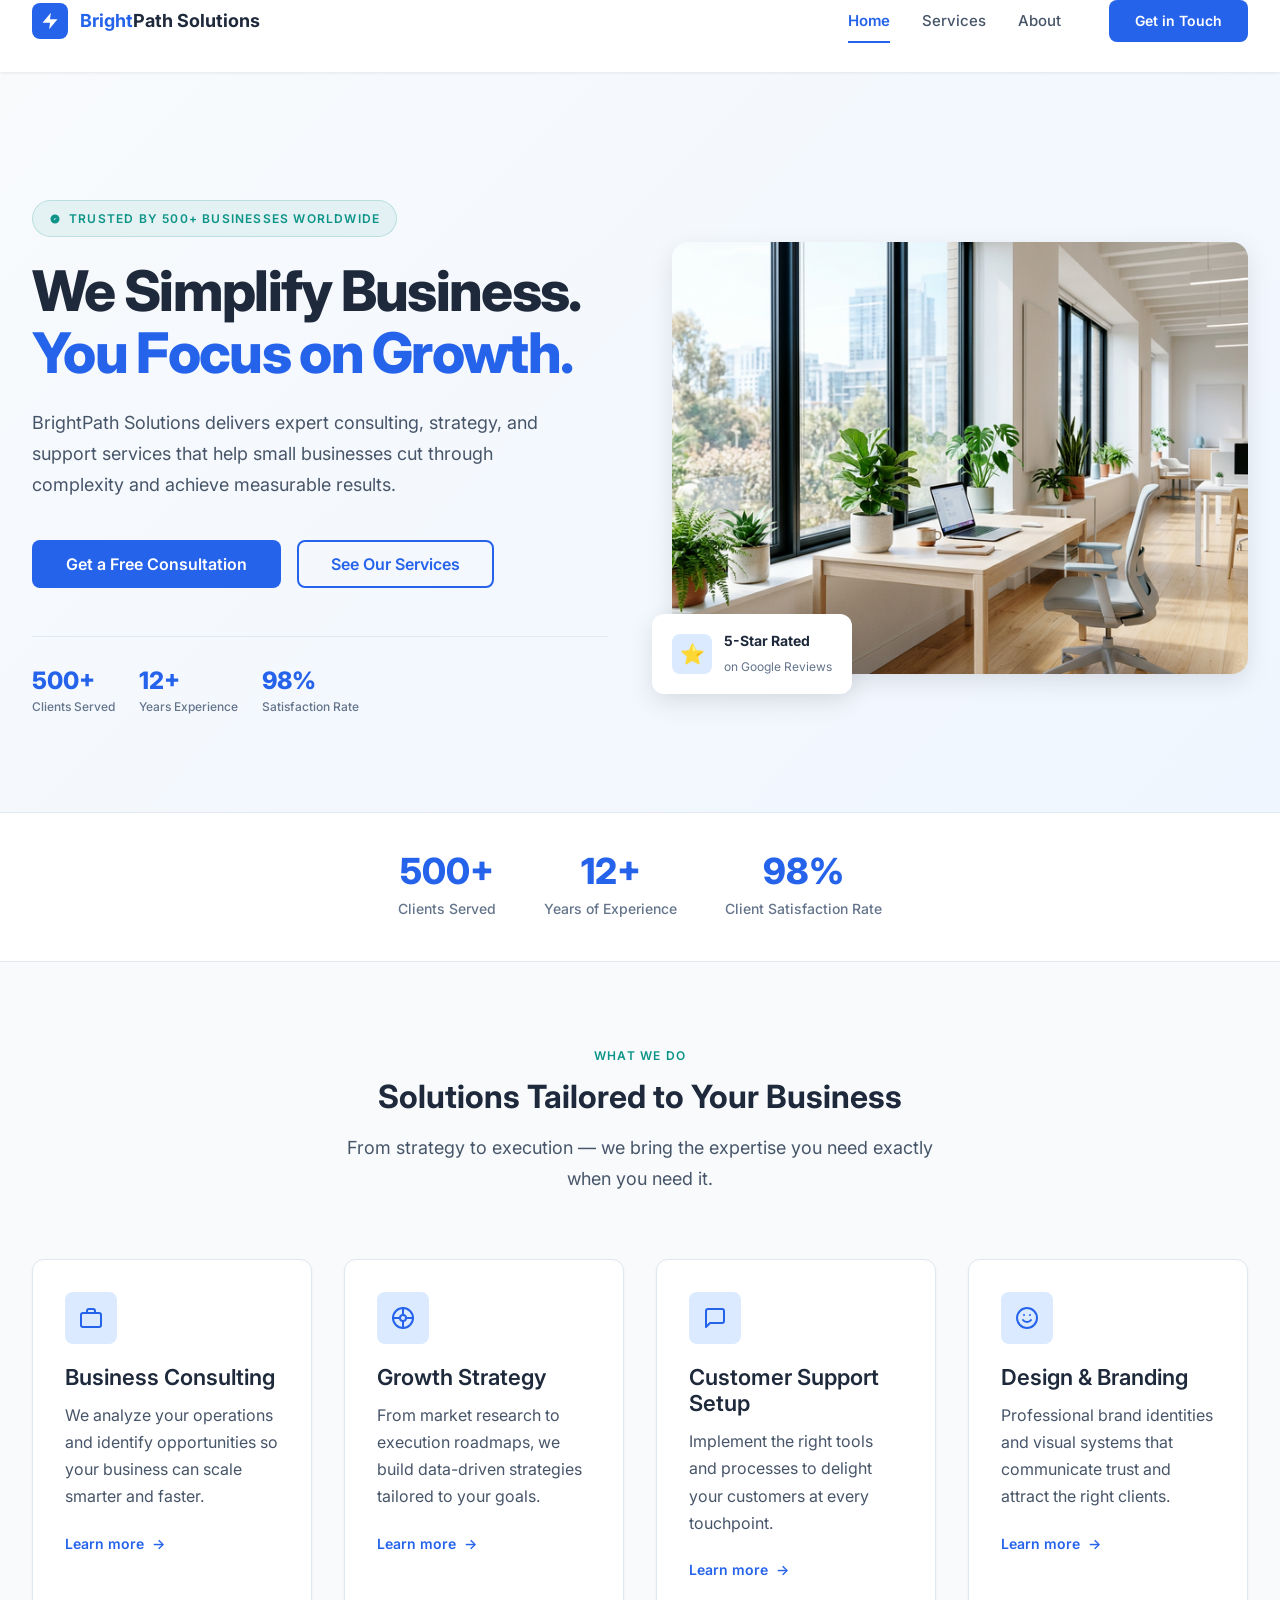
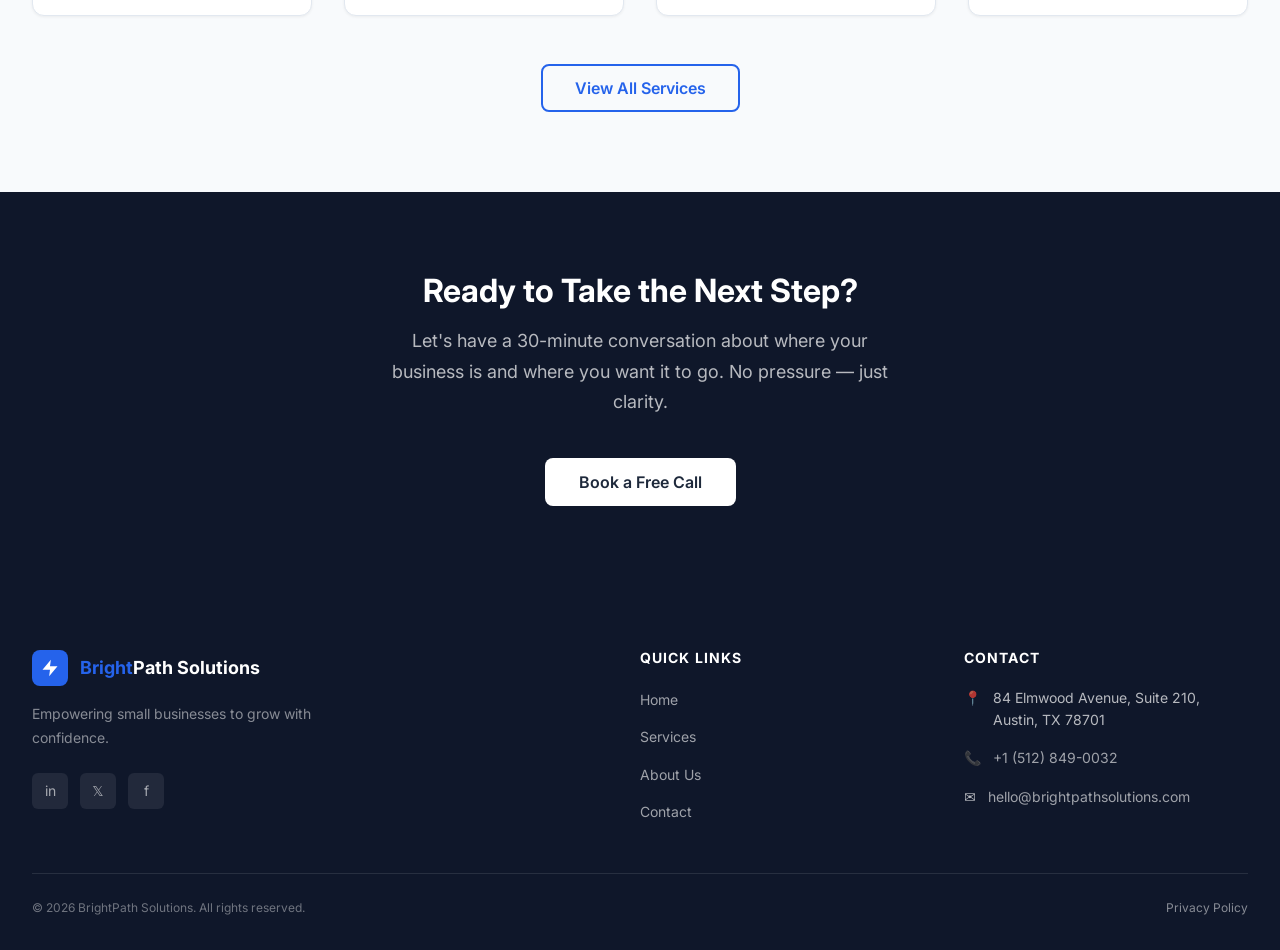
<file: index.html>
<!DOCTYPE html>
<html lang="en">
<head>
  <meta charset="UTF-8">
  <meta name="viewport" content="width=device-width, initial-scale=1.0">
  <title>BrightPath Solutions — We Simplify Business. You Focus on Growth.</title>
  <meta name="description" content="BrightPath Solutions delivers expert business consulting, growth strategy, and support services that help small businesses achieve measurable results.">
  <link rel="canonical" href="https://brightpathsolutions.com/">
  <meta property="og:title" content="BrightPath Solutions">
  <meta property="og:description" content="Expert consulting and strategy services for small businesses.">
  <meta property="og:type" content="website">
  <link rel="preconnect" href="https://fonts.googleapis.com">
  <link rel="preconnect" href="https://fonts.gstatic.com" crossorigin>
  <link href="https://fonts.googleapis.com/css2?family=Inter:wght@400;500;600;700;800&display=swap" rel="stylesheet">
  <link rel="stylesheet" href="assets/css/styles.css">
  <link rel="icon" href="assets/images/favicon.svg" type="image/svg+xml">
</head>
<body>

  <!-- Skip to main content (accessibility) -->
  <a href="#main" class="skip-link">Skip to main content</a>

  <!-- ═══════════════════════════════════════════
       HEADER
  ═══════════════════════════════════════════ -->
  <header class="header" role="banner">
    <div class="container">
      <div class="header__inner">
        <!-- Logo -->
        <a href="index.html" class="logo" aria-label="BrightPath Solutions — Home">
          <div class="logo__icon" aria-hidden="true">
            <svg viewBox="0 0 24 24" xmlns="http://www.w3.org/2000/svg"><path d="M13 2L3 14h9l-1 8 10-12h-9l1-8z"/></svg>
          </div>
          <span class="logo__text"><span>Bright</span>Path Solutions</span>
        </a>

        <!-- Desktop Navigation -->
        <nav class="nav" aria-label="Main navigation">
          <a href="index.html" class="nav__link nav__link--active" data-page="index.html" aria-current="page">Home</a>
          <a href="services.html" class="nav__link" data-page="services.html">Services</a>
          <a href="about.html" class="nav__link" data-page="about.html">About</a>
          <a href="contact.html" class="btn btn--primary nav__cta" data-page="contact.html">Get in Touch</a>
        </nav>

        <!-- Hamburger (mobile) -->
        <button class="hamburger" id="hamburger" aria-label="Open navigation menu" aria-expanded="false" aria-controls="nav-drawer">
          <span class="hamburger__line"></span>
          <span class="hamburger__line"></span>
          <span class="hamburger__line"></span>
        </button>
      </div>
    </div>

    <!-- Mobile Nav Drawer -->
    <nav class="nav-drawer" id="nav-drawer" aria-label="Mobile navigation">
      <a href="index.html" class="nav__link nav__link--active" data-page="index.html">Home</a>
      <a href="services.html" class="nav__link" data-page="services.html">Services</a>
      <a href="about.html" class="nav__link" data-page="about.html">About</a>
      <a href="contact.html" class="btn btn--primary">Get in Touch</a>
    </nav>
  </header>

  <!-- ═══════════════════════════════════════════
       MAIN CONTENT
  ═══════════════════════════════════════════ -->
  <main id="main">

    <!-- ─── HERO ─────────────────────────────── -->
    <section class="hero" aria-label="Hero">
      <div class="container">
        <div class="hero__inner">
          <!-- Content -->
          <div class="hero__content">
            <div class="hero__eyebrow" aria-label="Trust indicator">
              <svg width="12" height="12" viewBox="0 0 24 24" fill="currentColor" aria-hidden="true"><path d="M9 12l2 2 4-4m6 2a9 9 0 11-18 0 9 9 0 0118 0z"/></svg>
              Trusted by 500+ Businesses Worldwide
            </div>
            <h1 class="hero__title">We Simplify Business.<br><span>You Focus on Growth.</span></h1>
            <p class="hero__subtitle">
              BrightPath Solutions delivers expert consulting, strategy, and support services that help small businesses cut through complexity and achieve measurable results.
            </p>
            <div class="btn-group">
              <a href="contact.html" class="btn btn--primary btn--lg">Get a Free Consultation</a>
              <a href="services.html" class="btn btn--ghost btn--lg">See Our Services</a>
            </div>
            <!-- Stats -->
            <div class="hero__stats">
              <div class="hero__stat">
                <span class="hero__stat-number">500+</span>
                <span class="hero__stat-label">Clients Served</span>
              </div>
              <div class="hero__stat">
                <span class="hero__stat-number">12+</span>
                <span class="hero__stat-label">Years Experience</span>
              </div>
              <div class="hero__stat">
                <span class="hero__stat-number">98%</span>
                <span class="hero__stat-label">Satisfaction Rate</span>
              </div>
            </div>
          </div>

          <!-- Hero Image -->
          <div class="hero__image-wrap" aria-hidden="true">
            <img
              src="assets/images/hero-bg.png"
              alt="Modern bright office environment representing our professional workspace"
              width="700"
              height="525"
              loading="eager"
            >
            <div class="hero__badge">
              <div class="hero__badge-icon" aria-hidden="true">⭐</div>
              <div class="hero__badge-text">
                <strong>5-Star Rated</strong>
                <span>on Google Reviews</span>
              </div>
            </div>
          </div>
        </div>
      </div>
    </section>

    <!-- ─── TRUST BAR ─────────────────────────── -->
    <div class="trust-bar" aria-label="Key statistics">
      <div class="container">
        <div class="trust-bar__inner">
          <div class="trust-bar__item">
            <span class="trust-bar__number">500+</span>
            <p class="trust-bar__label">Clients Served</p>
          </div>
          <div class="trust-bar__item">
            <span class="trust-bar__number">12+</span>
            <p class="trust-bar__label">Years of Experience</p>
          </div>
          <div class="trust-bar__item">
            <span class="trust-bar__number">98%</span>
            <p class="trust-bar__label">Client Satisfaction Rate</p>
          </div>
        </div>
      </div>
    </div>

    <!-- ─── SERVICES TEASER ───────────────────── -->
    <section class="section" aria-labelledby="services-heading">
      <div class="container">
        <div class="section__header">
          <span class="section__eyebrow">What We Do</span>
          <h2 class="section__title" id="services-heading">Solutions Tailored to Your Business</h2>
          <p class="section__subtitle">
            From strategy to execution — we bring the expertise you need exactly when you need it.
          </p>
        </div>

        <div class="grid grid--4">
          <!-- Card 1 -->
          <article class="service-card">
            <div class="service-card__icon" aria-hidden="true">
              <svg width="24" height="24" viewBox="0 0 24 24" fill="none" stroke="currentColor" stroke-width="2" stroke-linecap="round" stroke-linejoin="round"><rect x="2" y="7" width="20" height="14" rx="2"/><path d="M16 7V5a2 2 0 0 0-2-2h-4a2 2 0 0 0-2 2v2"/></svg>
            </div>
            <h3 class="service-card__title">Business Consulting</h3>
            <p class="service-card__body">We analyze your operations and identify opportunities so your business can scale smarter and faster.</p>
            <a href="services.html#consulting" class="service-card__link">Learn more</a>
          </article>

          <!-- Card 2 -->
          <article class="service-card">
            <div class="service-card__icon" aria-hidden="true">
              <svg width="24" height="24" viewBox="0 0 24 24" fill="none" stroke="currentColor" stroke-width="2" stroke-linecap="round" stroke-linejoin="round"><circle cx="12" cy="12" r="10"/><circle cx="12" cy="12" r="3"/><line x1="12" y1="2" x2="12" y2="9"/><line x1="12" y1="15" x2="12" y2="22"/><line x1="2" y1="12" x2="9" y2="12"/><line x1="15" y1="12" x2="22" y2="12"/></svg>
            </div>
            <h3 class="service-card__title">Growth Strategy</h3>
            <p class="service-card__body">From market research to execution roadmaps, we build data-driven strategies tailored to your goals.</p>
            <a href="services.html#strategy" class="service-card__link">Learn more</a>
          </article>

          <!-- Card 3 -->
          <article class="service-card">
            <div class="service-card__icon" aria-hidden="true">
              <svg width="24" height="24" viewBox="0 0 24 24" fill="none" stroke="currentColor" stroke-width="2" stroke-linecap="round" stroke-linejoin="round"><path d="M21 15a2 2 0 0 1-2 2H7l-4 4V5a2 2 0 0 1 2-2h14a2 2 0 0 1 2 2z"/></svg>
            </div>
            <h3 class="service-card__title">Customer Support Setup</h3>
            <p class="service-card__body">Implement the right tools and processes to delight your customers at every touchpoint.</p>
            <a href="services.html#support" class="service-card__link">Learn more</a>
          </article>

          <!-- Card 4 -->
          <article class="service-card">
            <div class="service-card__icon" aria-hidden="true">
              <svg width="24" height="24" viewBox="0 0 24 24" fill="none" stroke="currentColor" stroke-width="2" stroke-linecap="round" stroke-linejoin="round"><circle cx="12" cy="12" r="10"/><path d="M8 14s1.5 2 4 2 4-2 4-2"/><line x1="9" y1="9" x2="9.01" y2="9"/><line x1="15" y1="9" x2="15.01" y2="9"/></svg>
            </div>
            <h3 class="service-card__title">Design &amp; Branding</h3>
            <p class="service-card__body">Professional brand identities and visual systems that communicate trust and attract the right clients.</p>
            <a href="services.html#design" class="service-card__link">Learn more</a>
          </article>
        </div>

        <div class="text-center mt-12">
          <a href="services.html" class="btn btn--ghost btn--lg">View All Services</a>
        </div>
      </div>
    </section>

    <!-- ─── CTA STRIP ─────────────────────────── -->
    <section class="cta-strip" aria-labelledby="cta-heading">
      <div class="container">
        <h2 class="cta-strip__title" id="cta-heading">Ready to Take the Next Step?</h2>
        <p class="cta-strip__body">
          Let's have a 30-minute conversation about where your business is and where you want it to go. No pressure — just clarity.
        </p>
        <a href="contact.html" class="btn btn--white btn--lg">Book a Free Call</a>
      </div>
    </section>

  </main>

  <!-- ═══════════════════════════════════════════
       FOOTER
  ═══════════════════════════════════════════ -->
  <footer class="footer" role="contentinfo">
    <div class="container">
      <div class="footer__grid">

        <!-- Col 1 — Brand -->
        <div>
          <a href="index.html" class="logo footer__logo" aria-label="BrightPath Solutions">
            <div class="logo__icon" aria-hidden="true">
              <svg viewBox="0 0 24 24" fill="white" xmlns="http://www.w3.org/2000/svg"><path d="M13 2L3 14h9l-1 8 10-12h-9l1-8z"/></svg>
            </div>
            <span class="logo__text"><span>Bright</span>Path Solutions</span>
          </a>
          <p class="footer__tagline">Empowering small businesses to grow with confidence.</p>
          <div class="footer__social" aria-label="Social media links">
            <a href="#" class="footer__social-link" aria-label="LinkedIn">in</a>
            <a href="#" class="footer__social-link" aria-label="Twitter">𝕏</a>
            <a href="#" class="footer__social-link" aria-label="Facebook">f</a>
          </div>
        </div>

        <!-- Col 2 — Quick Links -->
        <div>
          <h3 class="footer__col-title">Quick Links</h3>
          <ul class="footer__links">
            <li><a href="index.html" class="footer__link">Home</a></li>
            <li><a href="services.html" class="footer__link">Services</a></li>
            <li><a href="about.html" class="footer__link">About Us</a></li>
            <li><a href="contact.html" class="footer__link">Contact</a></li>
          </ul>
        </div>

        <!-- Col 3 — Contact -->
        <div>
          <h3 class="footer__col-title">Contact</h3>
          <div class="footer__contact-item">
            <span>📍</span>
            <span>84 Elmwood Avenue, Suite 210,<br>Austin, TX 78701</span>
          </div>
          <div class="footer__contact-item">
            <span>📞</span>
            <a href="tel:+15128490032" class="footer__link">+1 (512) 849-0032</a>
          </div>
          <div class="footer__contact-item">
            <span>✉️</span>
            <a href="mailto:hello@brightpathsolutions.com" class="footer__link">hello@brightpathsolutions.com</a>
          </div>
        </div>
      </div>

      <div class="footer__bottom">
        <p>&copy; 2026 BrightPath Solutions. All rights reserved.</p>
        <p><a href="#">Privacy Policy</a></p>
      </div>
    </div>
  </footer>

  <script src="assets/js/main.js"></script>
</body>
</html>
</file>
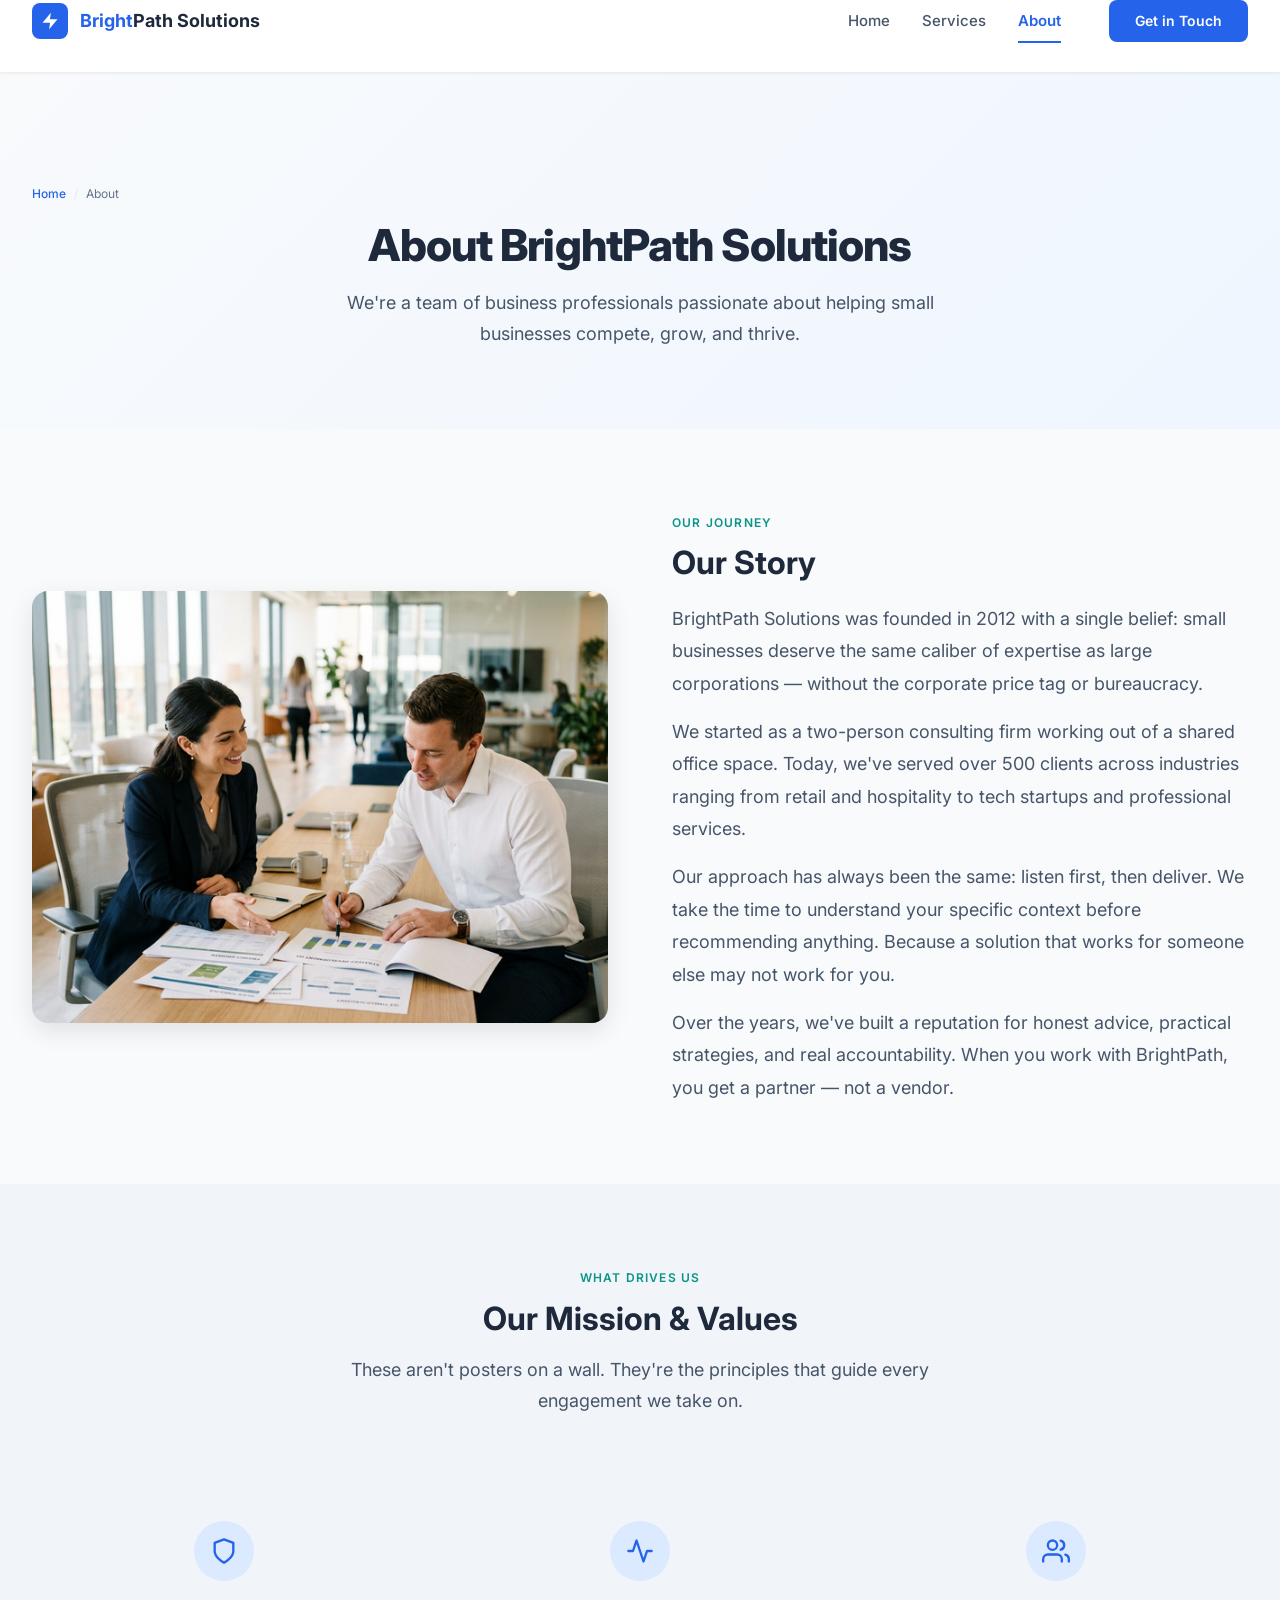
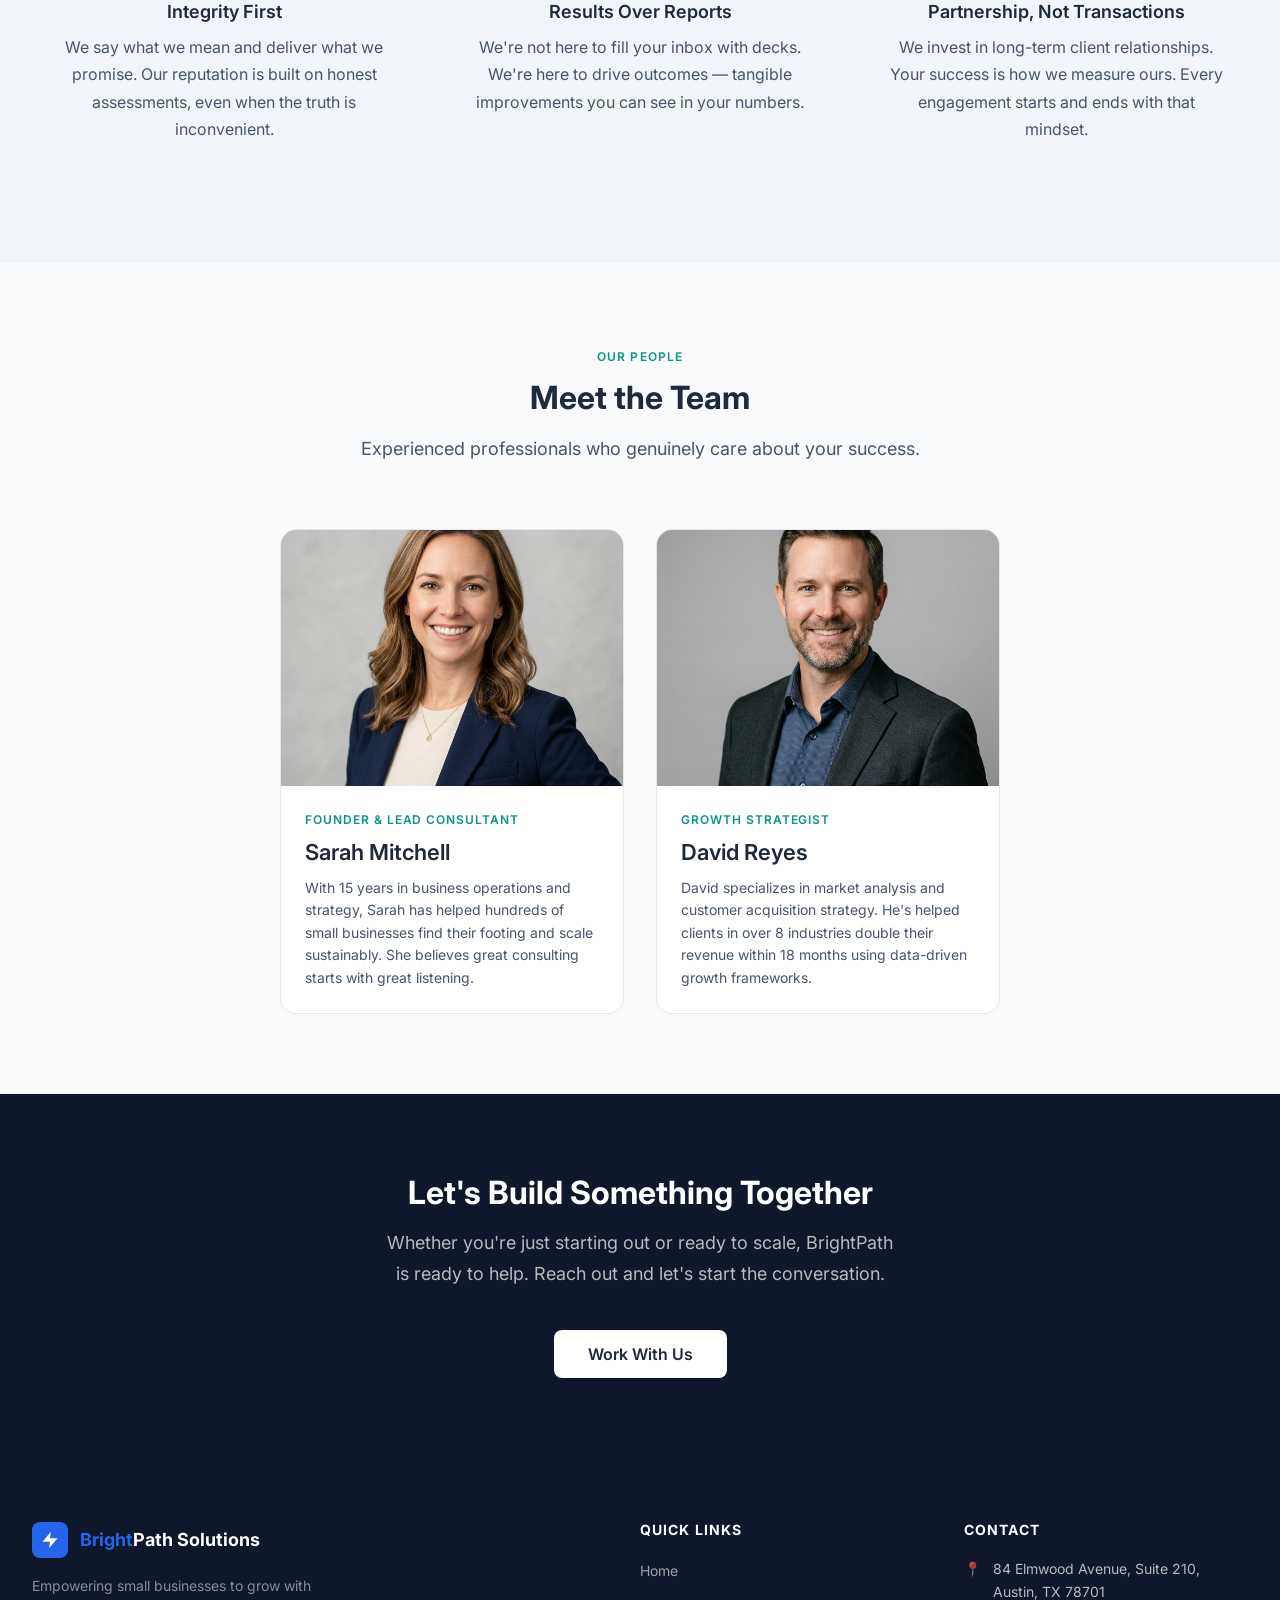
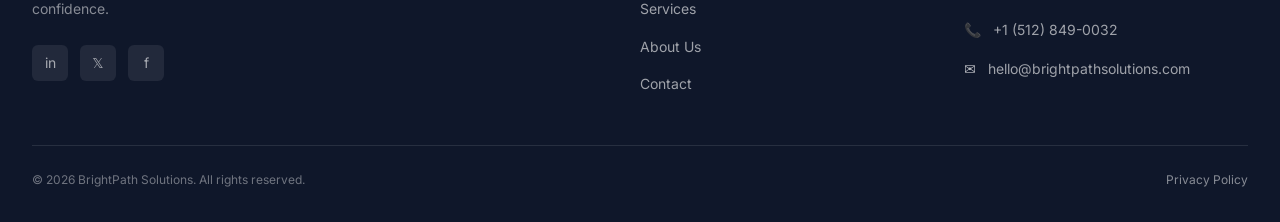
<file: about.html>
<!DOCTYPE html>
<html lang="en">
<head>
  <meta charset="UTF-8">
  <meta name="viewport" content="width=device-width, initial-scale=1.0">
  <title>About Us — BrightPath Solutions</title>
  <meta name="description" content="Learn about BrightPath Solutions — our story, mission, values, and the team dedicated to helping small businesses grow with confidence since 2012.">
  <link rel="canonical" href="https://brightpathsolutions.com/about.html">
  <link rel="preconnect" href="https://fonts.googleapis.com">
  <link rel="preconnect" href="https://fonts.gstatic.com" crossorigin>
  <link href="https://fonts.googleapis.com/css2?family=Inter:wght@400;500;600;700;800&display=swap" rel="stylesheet">
  <link rel="stylesheet" href="assets/css/styles.css">
  <link rel="icon" href="assets/images/favicon.svg" type="image/svg+xml">
</head>
<body>

  <a href="#main" class="skip-link">Skip to main content</a>

  <!-- HEADER -->
  <header class="header" role="banner">
    <div class="container">
      <div class="header__inner">
        <a href="index.html" class="logo" aria-label="BrightPath Solutions — Home">
          <div class="logo__icon" aria-hidden="true">
            <svg viewBox="0 0 24 24" xmlns="http://www.w3.org/2000/svg"><path d="M13 2L3 14h9l-1 8 10-12h-9l1-8z" fill="white"/></svg>
          </div>
          <span class="logo__text"><span>Bright</span>Path Solutions</span>
        </a>
        <nav class="nav" aria-label="Main navigation">
          <a href="index.html" class="nav__link" data-page="index.html">Home</a>
          <a href="services.html" class="nav__link" data-page="services.html">Services</a>
          <a href="about.html" class="nav__link nav__link--active" data-page="about.html" aria-current="page">About</a>
          <a href="contact.html" class="btn btn--primary nav__cta">Get in Touch</a>
        </nav>
        <button class="hamburger" id="hamburger" aria-label="Open navigation menu" aria-expanded="false" aria-controls="nav-drawer">
          <span class="hamburger__line"></span>
          <span class="hamburger__line"></span>
          <span class="hamburger__line"></span>
        </button>
      </div>
    </div>
    <nav class="nav-drawer" id="nav-drawer" aria-label="Mobile navigation">
      <a href="index.html" class="nav__link" data-page="index.html">Home</a>
      <a href="services.html" class="nav__link" data-page="services.html">Services</a>
      <a href="about.html" class="nav__link nav__link--active" data-page="about.html">About</a>
      <a href="contact.html" class="btn btn--primary">Get in Touch</a>
    </nav>
  </header>

  <main id="main">

    <!-- PAGE HERO -->
    <section class="page-hero" aria-labelledby="about-page-title">
      <div class="container">
        <nav class="breadcrumb" aria-label="Breadcrumb">
          <span class="breadcrumb__item"><a href="index.html">Home</a></span>
          <span class="breadcrumb__sep" aria-hidden="true">/</span>
          <span class="breadcrumb__item">About</span>
        </nav>
        <h1 class="page-hero__title" id="about-page-title">About BrightPath Solutions</h1>
        <p class="page-hero__subtitle">
          We're a team of business professionals passionate about helping small businesses compete, grow, and thrive.
        </p>
      </div>
    </section>

    <!-- OUR STORY -->
    <section class="section" aria-labelledby="story-heading">
      <div class="container">
        <div class="story-section">
          <!-- Image -->
          <img
            src="assets/images/about-story.png"
            alt="BrightPath Solutions team collaborating in a modern office setting"
            class="story-section__image"
            width="600"
            height="450"
            loading="lazy"
          >
          <!-- Content -->
          <div class="story-section__content">
            <span class="section__eyebrow">Our Journey</span>
            <h2 id="story-heading">Our Story</h2>
            <p>
              BrightPath Solutions was founded in 2012 with a single belief: small businesses deserve the same caliber of expertise as large corporations — without the corporate price tag or bureaucracy.
            </p>
            <p style="margin-top: 1rem;">
              We started as a two-person consulting firm working out of a shared office space. Today, we've served over 500 clients across industries ranging from retail and hospitality to tech startups and professional services.
            </p>
            <p style="margin-top: 1rem;">
              Our approach has always been the same: listen first, then deliver. We take the time to understand your specific context before recommending anything. Because a solution that works for someone else may not work for you.
            </p>
            <p style="margin-top: 1rem;">
              Over the years, we've built a reputation for honest advice, practical strategies, and real accountability. When you work with BrightPath, you get a partner — not a vendor.
            </p>
          </div>
        </div>
      </div>
    </section>

    <!-- MISSION & VALUES -->
    <section class="section section--alt" aria-labelledby="values-heading">
      <div class="container">
        <div class="section__header">
          <span class="section__eyebrow">What Drives Us</span>
          <h2 class="section__title" id="values-heading">Our Mission &amp; Values</h2>
          <p class="section__subtitle">These aren't posters on a wall. They're the principles that guide every engagement we take on.</p>
        </div>

        <div class="grid grid--3">
          <!-- Value 1 -->
          <div class="value-card">
            <div class="value-card__icon" aria-hidden="true">
              <svg width="28" height="28" viewBox="0 0 24 24" fill="none" stroke="currentColor" stroke-width="2" stroke-linecap="round" stroke-linejoin="round"><path d="M12 22s8-4 8-10V5l-8-3-8 3v7c0 6 8 10 8 10z"/></svg>
            </div>
            <h3 class="value-card__title">Integrity First</h3>
            <p class="value-card__body">
              We say what we mean and deliver what we promise. Our reputation is built on honest assessments, even when the truth is inconvenient.
            </p>
          </div>

          <!-- Value 2 -->
          <div class="value-card">
            <div class="value-card__icon" aria-hidden="true">
              <svg width="28" height="28" viewBox="0 0 24 24" fill="none" stroke="currentColor" stroke-width="2" stroke-linecap="round" stroke-linejoin="round"><polyline points="22 12 18 12 15 21 9 3 6 12 2 12"/></svg>
            </div>
            <h3 class="value-card__title">Results Over Reports</h3>
            <p class="value-card__body">
              We're not here to fill your inbox with decks. We're here to drive outcomes — tangible improvements you can see in your numbers.
            </p>
          </div>

          <!-- Value 3 -->
          <div class="value-card">
            <div class="value-card__icon" aria-hidden="true">
              <svg width="28" height="28" viewBox="0 0 24 24" fill="none" stroke="currentColor" stroke-width="2" stroke-linecap="round" stroke-linejoin="round"><path d="M17 21v-2a4 4 0 0 0-4-4H5a4 4 0 0 0-4 4v2"/><circle cx="9" cy="7" r="4"/><path d="M23 21v-2a4 4 0 0 0-3-3.87"/><path d="M16 3.13a4 4 0 0 1 0 7.75"/></svg>
            </div>
            <h3 class="value-card__title">Partnership, Not Transactions</h3>
            <p class="value-card__body">
              We invest in long-term client relationships. Your success is how we measure ours. Every engagement starts and ends with that mindset.
            </p>
          </div>
        </div>
      </div>
    </section>

    <!-- TEAM -->
    <section class="section" aria-labelledby="team-heading">
      <div class="container">
        <div class="section__header">
          <span class="section__eyebrow">Our People</span>
          <h2 class="section__title" id="team-heading">Meet the Team</h2>
          <p class="section__subtitle">Experienced professionals who genuinely care about your success.</p>
        </div>

        <div class="grid grid--2" style="max-width: 720px; margin-inline: auto;">
          <!-- Team Member 1 -->
          <article class="team-card">
            <img
              src="assets/images/team-member-1.png"
              alt="Sarah Mitchell, Founder and Lead Consultant at BrightPath Solutions"
              class="team-card__image"
              width="400"
              height="300"
              loading="lazy"
            >
            <div class="team-card__body">
              <p class="team-card__role">Founder &amp; Lead Consultant</p>
              <h3 class="team-card__name">Sarah Mitchell</h3>
              <p class="team-card__bio">
                With 15 years in business operations and strategy, Sarah has helped hundreds of small businesses find their footing and scale sustainably. She believes great consulting starts with great listening.
              </p>
            </div>
          </article>

          <!-- Team Member 2 -->
          <article class="team-card">
            <img
              src="assets/images/team-member-2.png"
              alt="David Reyes, Growth Strategist at BrightPath Solutions"
              class="team-card__image"
              width="400"
              height="300"
              loading="lazy"
            >
            <div class="team-card__body">
              <p class="team-card__role">Growth Strategist</p>
              <h3 class="team-card__name">David Reyes</h3>
              <p class="team-card__bio">
                David specializes in market analysis and customer acquisition strategy. He's helped clients in over 8 industries double their revenue within 18 months using data-driven growth frameworks.
              </p>
            </div>
          </article>
        </div>
      </div>
    </section>

    <!-- CTA STRIP -->
    <section class="cta-strip" aria-labelledby="about-cta-heading">
      <div class="container">
        <h2 class="cta-strip__title" id="about-cta-heading">Let's Build Something Together</h2>
        <p class="cta-strip__body">
          Whether you're just starting out or ready to scale, BrightPath is ready to help. Reach out and let's start the conversation.
        </p>
        <a href="contact.html" class="btn btn--white btn--lg">Work With Us</a>
      </div>
    </section>

  </main>

  <!-- FOOTER -->
  <footer class="footer" role="contentinfo">
    <div class="container">
      <div class="footer__grid">
        <div>
          <a href="index.html" class="logo footer__logo" aria-label="BrightPath Solutions">
            <div class="logo__icon" aria-hidden="true">
              <svg viewBox="0 0 24 24" fill="white" xmlns="http://www.w3.org/2000/svg"><path d="M13 2L3 14h9l-1 8 10-12h-9l1-8z"/></svg>
            </div>
            <span class="logo__text"><span>Bright</span>Path Solutions</span>
          </a>
          <p class="footer__tagline">Empowering small businesses to grow with confidence.</p>
          <div class="footer__social" aria-label="Social media links">
            <a href="#" class="footer__social-link" aria-label="LinkedIn">in</a>
            <a href="#" class="footer__social-link" aria-label="Twitter">𝕏</a>
            <a href="#" class="footer__social-link" aria-label="Facebook">f</a>
          </div>
        </div>
        <div>
          <h3 class="footer__col-title">Quick Links</h3>
          <ul class="footer__links">
            <li><a href="index.html" class="footer__link">Home</a></li>
            <li><a href="services.html" class="footer__link">Services</a></li>
            <li><a href="about.html" class="footer__link">About Us</a></li>
            <li><a href="contact.html" class="footer__link">Contact</a></li>
          </ul>
        </div>
        <div>
          <h3 class="footer__col-title">Contact</h3>
          <div class="footer__contact-item"><span>📍</span><span>84 Elmwood Avenue, Suite 210,<br>Austin, TX 78701</span></div>
          <div class="footer__contact-item"><span>📞</span><a href="tel:+15128490032" class="footer__link">+1 (512) 849-0032</a></div>
          <div class="footer__contact-item"><span>✉️</span><a href="mailto:hello@brightpathsolutions.com" class="footer__link">hello@brightpathsolutions.com</a></div>
        </div>
      </div>
      <div class="footer__bottom">
        <p>&copy; 2026 BrightPath Solutions. All rights reserved.</p>
        <p><a href="#">Privacy Policy</a></p>
      </div>
    </div>
  </footer>

  <script src="assets/js/main.js"></script>
</body>
</html>
</file>
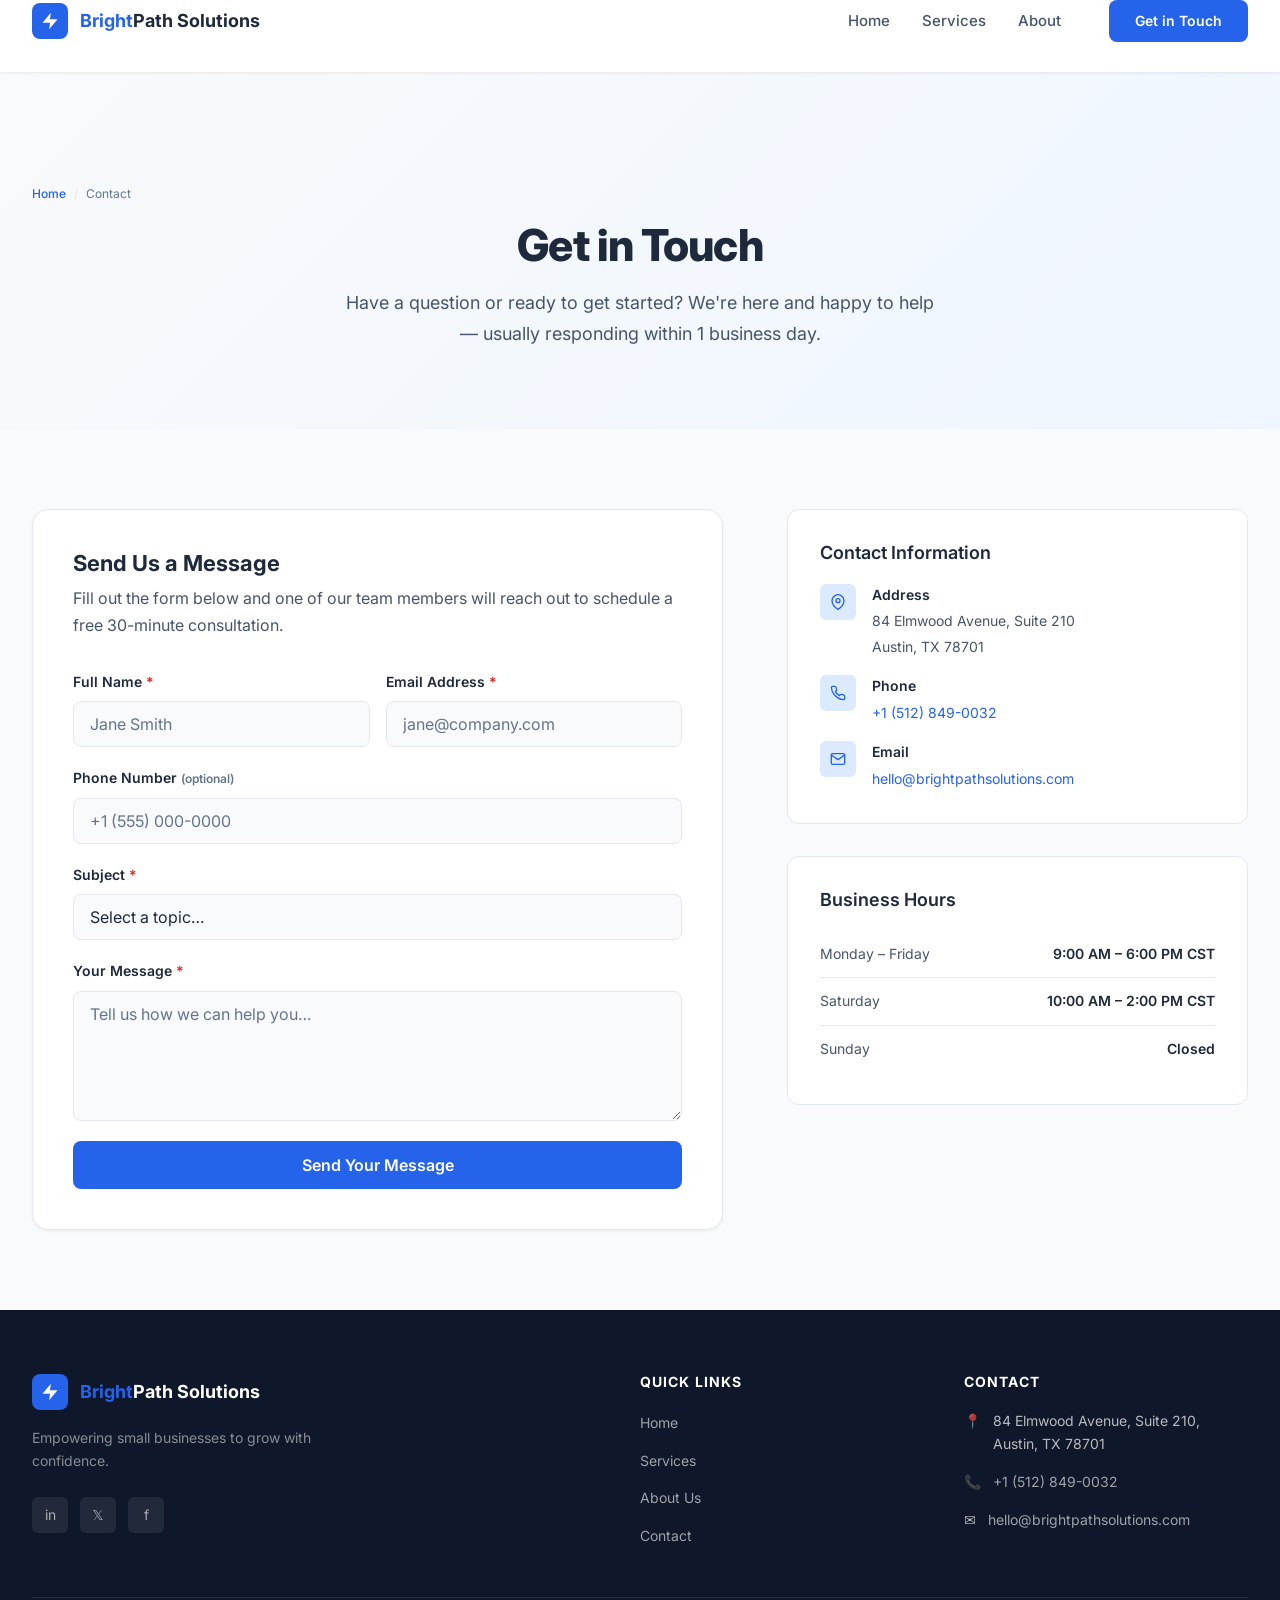
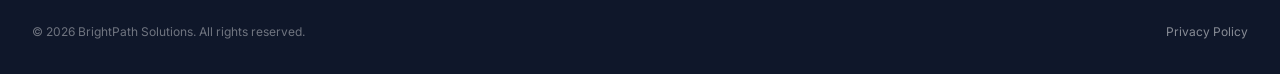
<file: contact.html>
<!DOCTYPE html>
<html lang="en">
<head>
  <meta charset="UTF-8">
  <meta name="viewport" content="width=device-width, initial-scale=1.0">
  <title>Contact Us — BrightPath Solutions</title>
  <meta name="description" content="Get in touch with BrightPath Solutions. Book a free 30-minute consultation or send us a message — we respond within 1 business day.">
  <link rel="canonical" href="https://brightpathsolutions.com/contact.html">
  <link rel="preconnect" href="https://fonts.googleapis.com">
  <link rel="preconnect" href="https://fonts.gstatic.com" crossorigin>
  <link href="https://fonts.googleapis.com/css2?family=Inter:wght@400;500;600;700;800&display=swap" rel="stylesheet">
  <link rel="stylesheet" href="assets/css/styles.css">
  <link rel="icon" href="assets/images/favicon.svg" type="image/svg+xml">
</head>
<body>

  <a href="#main" class="skip-link">Skip to main content</a>

  <!-- HEADER -->
  <header class="header" role="banner">
    <div class="container">
      <div class="header__inner">
        <a href="index.html" class="logo" aria-label="BrightPath Solutions — Home">
          <div class="logo__icon" aria-hidden="true">
            <svg viewBox="0 0 24 24" xmlns="http://www.w3.org/2000/svg"><path d="M13 2L3 14h9l-1 8 10-12h-9l1-8z" fill="white"/></svg>
          </div>
          <span class="logo__text"><span>Bright</span>Path Solutions</span>
        </a>
        <nav class="nav" aria-label="Main navigation">
          <a href="index.html" class="nav__link" data-page="index.html">Home</a>
          <a href="services.html" class="nav__link" data-page="services.html">Services</a>
          <a href="about.html" class="nav__link" data-page="about.html">About</a>
          <a href="contact.html" class="btn btn--primary nav__cta" data-page="contact.html" aria-current="page">Get in Touch</a>
        </nav>
        <button class="hamburger" id="hamburger" aria-label="Open navigation menu" aria-expanded="false" aria-controls="nav-drawer">
          <span class="hamburger__line"></span>
          <span class="hamburger__line"></span>
          <span class="hamburger__line"></span>
        </button>
      </div>
    </div>
    <nav class="nav-drawer" id="nav-drawer" aria-label="Mobile navigation">
      <a href="index.html" class="nav__link" data-page="index.html">Home</a>
      <a href="services.html" class="nav__link" data-page="services.html">Services</a>
      <a href="about.html" class="nav__link" data-page="about.html">About</a>
      <a href="contact.html" class="btn btn--primary">Get in Touch</a>
    </nav>
  </header>

  <main id="main">

    <!-- PAGE HERO -->
    <section class="page-hero" aria-labelledby="contact-page-title">
      <div class="container">
        <nav class="breadcrumb" aria-label="Breadcrumb">
          <span class="breadcrumb__item"><a href="index.html">Home</a></span>
          <span class="breadcrumb__sep" aria-hidden="true">/</span>
          <span class="breadcrumb__item">Contact</span>
        </nav>
        <h1 class="page-hero__title" id="contact-page-title">Get in Touch</h1>
        <p class="page-hero__subtitle">
          Have a question or ready to get started? We're here and happy to help — usually responding within 1 business day.
        </p>
      </div>
    </section>

    <!-- CONTACT BODY -->
    <section class="section" aria-labelledby="contact-form-heading">
      <div class="container">
        <div class="contact-grid">

          <!-- LEFT: Contact Form -->
          <div>
            <div class="form" role="region" aria-labelledby="contact-form-heading">
              <h2 class="form__title" id="contact-form-heading">Send Us a Message</h2>
              <p class="form__intro">Fill out the form below and one of our team members will reach out to schedule a free 30-minute consultation.</p>

              <!-- Success message (hidden until form submit) -->
              <div class="form__success" id="form-success" role="alert" aria-live="polite">
                <p>✅ <strong>Thank you!</strong> Your message has been sent. We'll be in touch within 1 business day.</p>
              </div>

              <form
                id="contact-form"
                action="https://formspree.io/f/PLACEHOLDER"
                method="POST"
                novalidate
                aria-label="Contact form"
              >
                <!-- Name + Email row -->
                <div class="form__row form__row--2">
                  <div class="form__group">
                    <label class="form__label form__label--required" for="full-name">Full Name</label>
                    <input
                      class="form__input"
                      type="text"
                      id="full-name"
                      name="full_name"
                      placeholder="Jane Smith"
                      required
                      autocomplete="name"
                      aria-required="true"
                    >
                  </div>
                  <div class="form__group">
                    <label class="form__label form__label--required" for="email">Email Address</label>
                    <input
                      class="form__input"
                      type="email"
                      id="email"
                      name="email"
                      placeholder="jane@company.com"
                      required
                      autocomplete="email"
                      aria-required="true"
                    >
                  </div>
                </div>

                <!-- Phone -->
                <div class="form__group">
                  <label class="form__label" for="phone">Phone Number <span class="text-muted text-xs">(optional)</span></label>
                  <input
                    class="form__input"
                    type="tel"
                    id="phone"
                    name="phone"
                    placeholder="+1 (555) 000-0000"
                    autocomplete="tel"
                  >
                </div>

                <!-- Subject -->
                <div class="form__group">
                  <label class="form__label form__label--required" for="subject">Subject</label>
                  <select class="form__select" id="subject" name="subject" required aria-required="true">
                    <option value="" disabled selected>Select a topic…</option>
                    <option value="general">General Inquiry</option>
                    <option value="quote">Request a Quote</option>
                    <option value="partnership">Partnership</option>
                    <option value="other">Other</option>
                  </select>
                </div>

                <!-- Message -->
                <div class="form__group">
                  <label class="form__label form__label--required" for="message">Your Message</label>
                  <textarea
                    class="form__textarea"
                    id="message"
                    name="message"
                    placeholder="Tell us how we can help you…"
                    required
                    aria-required="true"
                    rows="5"
                  ></textarea>
                </div>

                <button class="btn btn--primary btn--lg form__submit" type="submit" id="submit-btn">
                  Send Your Message
                </button>
              </form>
            </div>
          </div>

          <!-- RIGHT: Contact Details -->
          <aside class="contact-details" aria-label="Contact information">

            <!-- Info card -->
            <div class="contact-info-card">
              <h3>Contact Information</h3>

              <div class="contact-info-item">
                <div class="contact-info-item__icon" aria-hidden="true">
                  <svg width="16" height="16" viewBox="0 0 24 24" fill="none" stroke="currentColor" stroke-width="2" stroke-linecap="round" stroke-linejoin="round"><path d="M21 10c0 7-9 13-9 13s-9-6-9-13a9 9 0 0 1 18 0z"/><circle cx="12" cy="10" r="3"/></svg>
                </div>
                <div class="contact-info-item__text">
                  <strong>Address</strong>
                  <span>84 Elmwood Avenue, Suite 210<br>Austin, TX 78701</span>
                </div>
              </div>

              <div class="contact-info-item">
                <div class="contact-info-item__icon" aria-hidden="true">
                  <svg width="16" height="16" viewBox="0 0 24 24" fill="none" stroke="currentColor" stroke-width="2" stroke-linecap="round" stroke-linejoin="round"><path d="M22 16.92v3a2 2 0 0 1-2.18 2 19.79 19.79 0 0 1-8.63-3.07 19.5 19.5 0 0 1-6-6 19.79 19.79 0 0 1-3.07-8.67A2 2 0 0 1 4.11 2h3a2 2 0 0 1 2 1.72c.127.96.361 1.903.7 2.81a2 2 0 0 1-.45 2.11L8.09 9.91a16 16 0 0 0 6 6l1.27-1.27a2 2 0 0 1 2.11-.45c.907.339 1.85.573 2.81.7A2 2 0 0 1 22 16.92z"/></svg>
                </div>
                <div class="contact-info-item__text">
                  <strong>Phone</strong>
                  <span><a href="tel:+15128490032" style="color: var(--color-primary);">+1 (512) 849-0032</a></span>
                </div>
              </div>

              <div class="contact-info-item">
                <div class="contact-info-item__icon" aria-hidden="true">
                  <svg width="16" height="16" viewBox="0 0 24 24" fill="none" stroke="currentColor" stroke-width="2" stroke-linecap="round" stroke-linejoin="round"><path d="M4 4h16c1.1 0 2 .9 2 2v12c0 1.1-.9 2-2 2H4c-1.1 0-2-.9-2-2V6c0-1.1.9-2 2-2z"/><polyline points="22,6 12,13 2,6"/></svg>
                </div>
                <div class="contact-info-item__text">
                  <strong>Email</strong>
                  <span><a href="mailto:hello@brightpathsolutions.com" style="color: var(--color-primary);">hello@brightpathsolutions.com</a></span>
                </div>
              </div>
            </div>

            <!-- Hours card -->
            <div class="contact-info-card">
              <h3>Business Hours</h3>
              <table class="hours-table" aria-label="Business operating hours">
                <tbody>
                  <tr>
                    <td>Monday – Friday</td>
                    <td>9:00 AM – 6:00 PM CST</td>
                  </tr>
                  <tr>
                    <td>Saturday</td>
                    <td>10:00 AM – 2:00 PM CST</td>
                  </tr>
                  <tr>
                    <td>Sunday</td>
                    <td>Closed</td>
                  </tr>
                </tbody>
              </table>
            </div>

          </aside>
        </div>
      </div>
    </section>

  </main>

  <!-- FOOTER -->
  <footer class="footer" role="contentinfo">
    <div class="container">
      <div class="footer__grid">
        <div>
          <a href="index.html" class="logo footer__logo" aria-label="BrightPath Solutions">
            <div class="logo__icon" aria-hidden="true">
              <svg viewBox="0 0 24 24" fill="white" xmlns="http://www.w3.org/2000/svg"><path d="M13 2L3 14h9l-1 8 10-12h-9l1-8z"/></svg>
            </div>
            <span class="logo__text"><span>Bright</span>Path Solutions</span>
          </a>
          <p class="footer__tagline">Empowering small businesses to grow with confidence.</p>
          <div class="footer__social" aria-label="Social media links">
            <a href="#" class="footer__social-link" aria-label="LinkedIn">in</a>
            <a href="#" class="footer__social-link" aria-label="Twitter">𝕏</a>
            <a href="#" class="footer__social-link" aria-label="Facebook">f</a>
          </div>
        </div>
        <div>
          <h3 class="footer__col-title">Quick Links</h3>
          <ul class="footer__links">
            <li><a href="index.html" class="footer__link">Home</a></li>
            <li><a href="services.html" class="footer__link">Services</a></li>
            <li><a href="about.html" class="footer__link">About Us</a></li>
            <li><a href="contact.html" class="footer__link">Contact</a></li>
          </ul>
        </div>
        <div>
          <h3 class="footer__col-title">Contact</h3>
          <div class="footer__contact-item"><span>📍</span><span>84 Elmwood Avenue, Suite 210,<br>Austin, TX 78701</span></div>
          <div class="footer__contact-item"><span>📞</span><a href="tel:+15128490032" class="footer__link">+1 (512) 849-0032</a></div>
          <div class="footer__contact-item"><span>✉️</span><a href="mailto:hello@brightpathsolutions.com" class="footer__link">hello@brightpathsolutions.com</a></div>
        </div>
      </div>
      <div class="footer__bottom">
        <p>&copy; 2026 BrightPath Solutions. All rights reserved.</p>
        <p><a href="#">Privacy Policy</a></p>
      </div>
    </div>
  </footer>

  <script src="assets/js/main.js"></script>
</body>
</html>
</file>
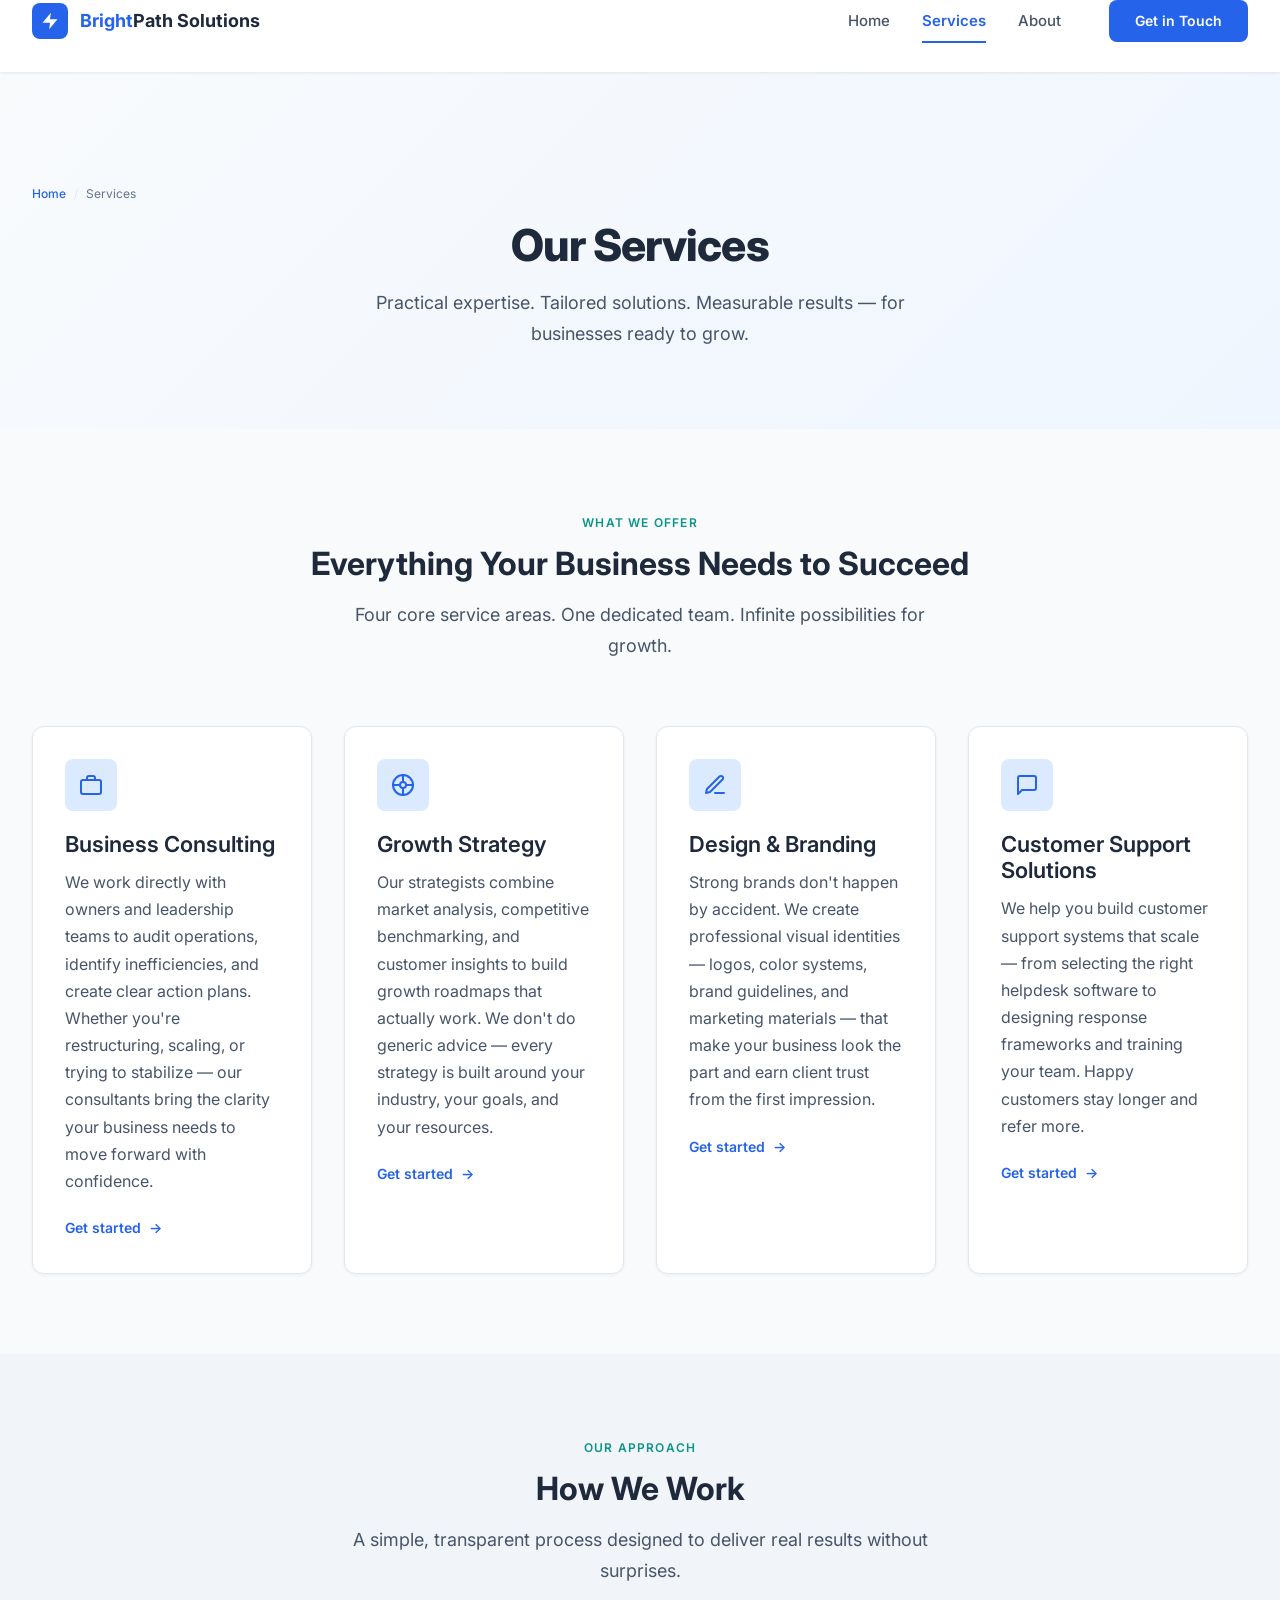
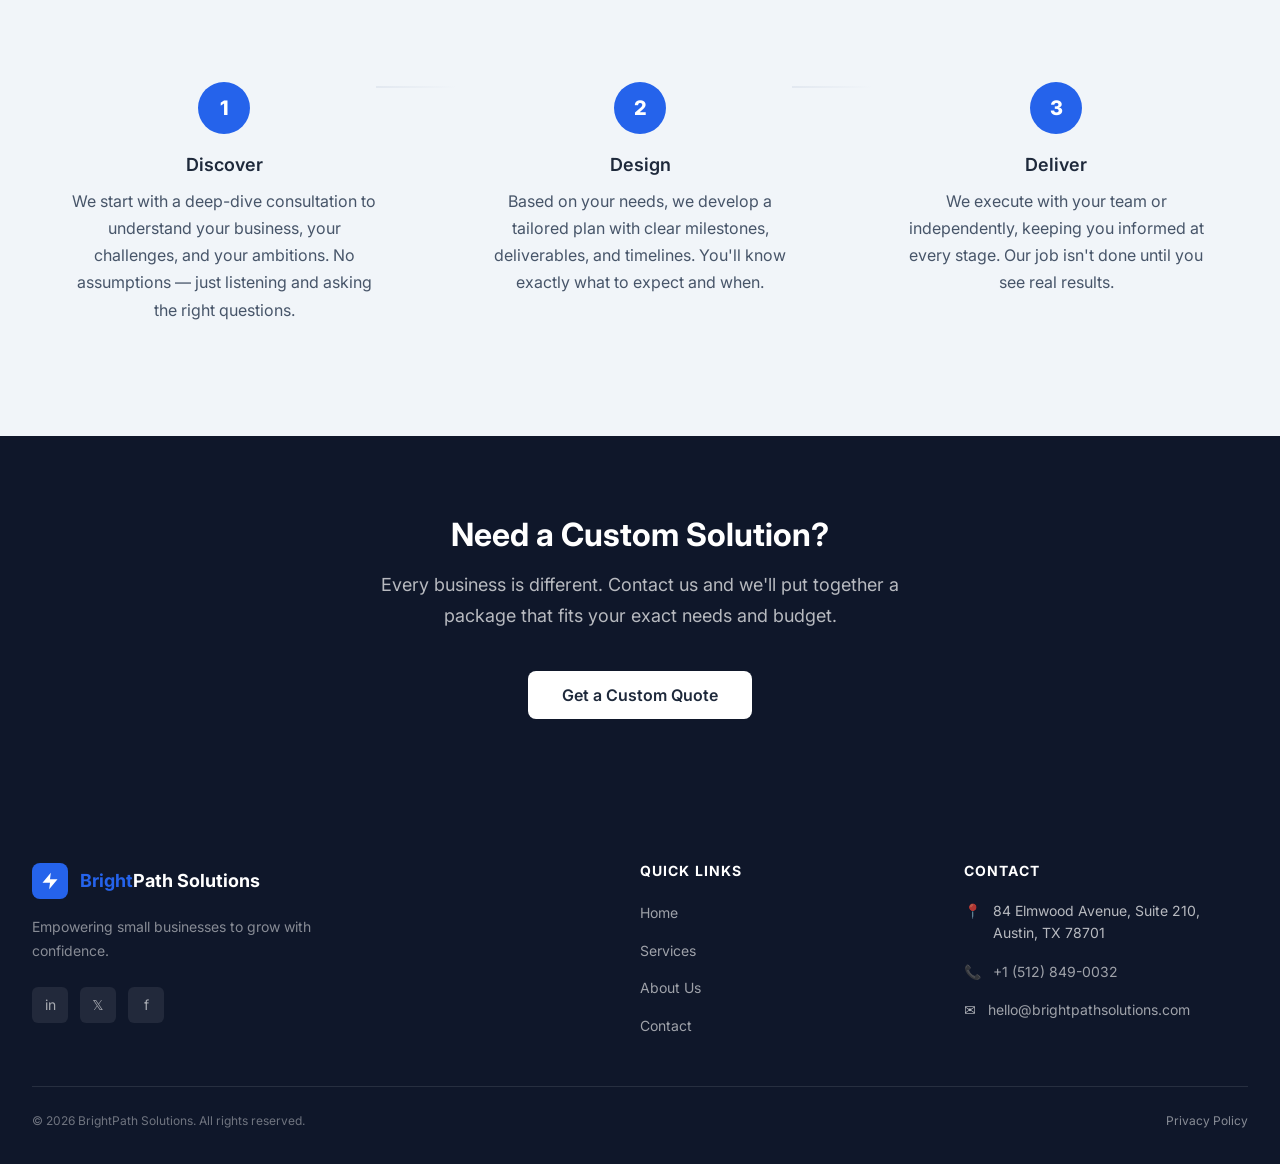
<file: services.html>
<!DOCTYPE html>
<html lang="en">
<head>
  <meta charset="UTF-8">
  <meta name="viewport" content="width=device-width, initial-scale=1.0">
  <title>Our Services — BrightPath Solutions</title>
  <meta name="description" content="Explore BrightPath Solutions' full range of services: business consulting, growth strategy, design & branding, and customer support setup.">
  <link rel="canonical" href="https://brightpathsolutions.com/services.html">
  <link rel="preconnect" href="https://fonts.googleapis.com">
  <link rel="preconnect" href="https://fonts.gstatic.com" crossorigin>
  <link href="https://fonts.googleapis.com/css2?family=Inter:wght@400;500;600;700;800&display=swap" rel="stylesheet">
  <link rel="stylesheet" href="assets/css/styles.css">
  <link rel="icon" href="assets/images/favicon.svg" type="image/svg+xml">
</head>
<body>

  <a href="#main" class="skip-link">Skip to main content</a>

  <!-- HEADER -->
  <header class="header" role="banner">
    <div class="container">
      <div class="header__inner">
        <a href="index.html" class="logo" aria-label="BrightPath Solutions — Home">
          <div class="logo__icon" aria-hidden="true">
            <svg viewBox="0 0 24 24" xmlns="http://www.w3.org/2000/svg"><path d="M13 2L3 14h9l-1 8 10-12h-9l1-8z" fill="white"/></svg>
          </div>
          <span class="logo__text"><span>Bright</span>Path Solutions</span>
        </a>
        <nav class="nav" aria-label="Main navigation">
          <a href="index.html" class="nav__link" data-page="index.html">Home</a>
          <a href="services.html" class="nav__link nav__link--active" data-page="services.html" aria-current="page">Services</a>
          <a href="about.html" class="nav__link" data-page="about.html">About</a>
          <a href="contact.html" class="btn btn--primary nav__cta">Get in Touch</a>
        </nav>
        <button class="hamburger" id="hamburger" aria-label="Open navigation menu" aria-expanded="false" aria-controls="nav-drawer">
          <span class="hamburger__line"></span>
          <span class="hamburger__line"></span>
          <span class="hamburger__line"></span>
        </button>
      </div>
    </div>
    <nav class="nav-drawer" id="nav-drawer" aria-label="Mobile navigation">
      <a href="index.html" class="nav__link" data-page="index.html">Home</a>
      <a href="services.html" class="nav__link nav__link--active" data-page="services.html">Services</a>
      <a href="about.html" class="nav__link" data-page="about.html">About</a>
      <a href="contact.html" class="btn btn--primary">Get in Touch</a>
    </nav>
  </header>

  <main id="main">

    <!-- PAGE HERO -->
    <section class="page-hero" aria-labelledby="page-title">
      <div class="container">
        <nav class="breadcrumb" aria-label="Breadcrumb">
          <span class="breadcrumb__item"><a href="index.html">Home</a></span>
          <span class="breadcrumb__sep" aria-hidden="true">/</span>
          <span class="breadcrumb__item">Services</span>
        </nav>
        <h1 class="page-hero__title" id="page-title">Our Services</h1>
        <p class="page-hero__subtitle">Practical expertise. Tailored solutions. Measurable results — for businesses ready to grow.</p>
      </div>
    </section>

    <!-- SERVICES GRID -->
    <section class="section" aria-labelledby="services-grid-heading">
      <div class="container">
        <div class="section__header">
          <span class="section__eyebrow">What We Offer</span>
          <h2 class="section__title" id="services-grid-heading">Everything Your Business Needs to Succeed</h2>
          <p class="section__subtitle">Four core service areas. One dedicated team. Infinite possibilities for growth.</p>
        </div>

        <div class="grid grid--2">
          <!-- Service 1 -->
          <article class="service-card" id="consulting">
            <div class="service-card__icon" aria-hidden="true">
              <svg width="24" height="24" viewBox="0 0 24 24" fill="none" stroke="currentColor" stroke-width="2" stroke-linecap="round" stroke-linejoin="round"><rect x="2" y="7" width="20" height="14" rx="2"/><path d="M16 7V5a2 2 0 0 0-2-2h-4a2 2 0 0 0-2 2v2"/></svg>
            </div>
            <h3 class="service-card__title">Business Consulting</h3>
            <p class="service-card__body">
              We work directly with owners and leadership teams to audit operations, identify inefficiencies, and create clear action plans. Whether you're restructuring, scaling, or trying to stabilize — our consultants bring the clarity your business needs to move forward with confidence.
            </p>
            <a href="contact.html" class="service-card__link">Get started</a>
          </article>

          <!-- Service 2 -->
          <article class="service-card" id="strategy">
            <div class="service-card__icon" aria-hidden="true">
              <svg width="24" height="24" viewBox="0 0 24 24" fill="none" stroke="currentColor" stroke-width="2" stroke-linecap="round" stroke-linejoin="round"><circle cx="12" cy="12" r="10"/><circle cx="12" cy="12" r="3"/><line x1="12" y1="2" x2="12" y2="9"/><line x1="12" y1="15" x2="12" y2="22"/><line x1="2" y1="12" x2="9" y2="12"/><line x1="15" y1="12" x2="22" y2="12"/></svg>
            </div>
            <h3 class="service-card__title">Growth Strategy</h3>
            <p class="service-card__body">
              Our strategists combine market analysis, competitive benchmarking, and customer insights to build growth roadmaps that actually work. We don't do generic advice — every strategy is built around your industry, your goals, and your resources.
            </p>
            <a href="contact.html" class="service-card__link">Get started</a>
          </article>

          <!-- Service 3 -->
          <article class="service-card" id="design">
            <div class="service-card__icon" aria-hidden="true">
              <svg width="24" height="24" viewBox="0 0 24 24" fill="none" stroke="currentColor" stroke-width="2" stroke-linecap="round" stroke-linejoin="round"><path d="M12 20h9"/><path d="M16.5 3.5a2.121 2.121 0 0 1 3 3L7 19l-4 1 1-4L16.5 3.5z"/></svg>
            </div>
            <h3 class="service-card__title">Design &amp; Branding</h3>
            <p class="service-card__body">
              Strong brands don't happen by accident. We create professional visual identities — logos, color systems, brand guidelines, and marketing materials — that make your business look the part and earn client trust from the first impression.
            </p>
            <a href="contact.html" class="service-card__link">Get started</a>
          </article>

          <!-- Service 4 -->
          <article class="service-card" id="support">
            <div class="service-card__icon" aria-hidden="true">
              <svg width="24" height="24" viewBox="0 0 24 24" fill="none" stroke="currentColor" stroke-width="2" stroke-linecap="round" stroke-linejoin="round"><path d="M21 15a2 2 0 0 1-2 2H7l-4 4V5a2 2 0 0 1 2-2h14a2 2 0 0 1 2 2z"/></svg>
            </div>
            <h3 class="service-card__title">Customer Support Solutions</h3>
            <p class="service-card__body">
              We help you build customer support systems that scale — from selecting the right helpdesk software to designing response frameworks and training your team. Happy customers stay longer and refer more.
            </p>
            <a href="contact.html" class="service-card__link">Get started</a>
          </article>
        </div>
      </div>
    </section>

    <!-- HOW WE WORK -->
    <section class="section section--alt" aria-labelledby="process-heading">
      <div class="container">
        <div class="section__header">
          <span class="section__eyebrow">Our Approach</span>
          <h2 class="section__title" id="process-heading">How We Work</h2>
          <p class="section__subtitle">A simple, transparent process designed to deliver real results without surprises.</p>
        </div>

        <div class="process-steps">
          <div class="process-step">
            <div class="process-step__number" aria-label="Step 1">1</div>
            <h3 class="process-step__title">Discover</h3>
            <p class="process-step__body">We start with a deep-dive consultation to understand your business, your challenges, and your ambitions. No assumptions — just listening and asking the right questions.</p>
          </div>
          <div class="process-step">
            <div class="process-step__number" aria-label="Step 2">2</div>
            <h3 class="process-step__title">Design</h3>
            <p class="process-step__body">Based on your needs, we develop a tailored plan with clear milestones, deliverables, and timelines. You'll know exactly what to expect and when.</p>
          </div>
          <div class="process-step">
            <div class="process-step__number" aria-label="Step 3">3</div>
            <h3 class="process-step__title">Deliver</h3>
            <p class="process-step__body">We execute with your team or independently, keeping you informed at every stage. Our job isn't done until you see real results.</p>
          </div>
        </div>
      </div>
    </section>

    <!-- CTA STRIP -->
    <section class="cta-strip" aria-labelledby="services-cta-heading">
      <div class="container">
        <h2 class="cta-strip__title" id="services-cta-heading">Need a Custom Solution?</h2>
        <p class="cta-strip__body">
          Every business is different. Contact us and we'll put together a package that fits your exact needs and budget.
        </p>
        <a href="contact.html" class="btn btn--white btn--lg">Get a Custom Quote</a>
      </div>
    </section>

  </main>

  <!-- FOOTER -->
  <footer class="footer" role="contentinfo">
    <div class="container">
      <div class="footer__grid">
        <div>
          <a href="index.html" class="logo footer__logo" aria-label="BrightPath Solutions">
            <div class="logo__icon" aria-hidden="true">
              <svg viewBox="0 0 24 24" fill="white" xmlns="http://www.w3.org/2000/svg"><path d="M13 2L3 14h9l-1 8 10-12h-9l1-8z"/></svg>
            </div>
            <span class="logo__text"><span>Bright</span>Path Solutions</span>
          </a>
          <p class="footer__tagline">Empowering small businesses to grow with confidence.</p>
          <div class="footer__social" aria-label="Social media links">
            <a href="#" class="footer__social-link" aria-label="LinkedIn">in</a>
            <a href="#" class="footer__social-link" aria-label="Twitter">𝕏</a>
            <a href="#" class="footer__social-link" aria-label="Facebook">f</a>
          </div>
        </div>
        <div>
          <h3 class="footer__col-title">Quick Links</h3>
          <ul class="footer__links">
            <li><a href="index.html" class="footer__link">Home</a></li>
            <li><a href="services.html" class="footer__link">Services</a></li>
            <li><a href="about.html" class="footer__link">About Us</a></li>
            <li><a href="contact.html" class="footer__link">Contact</a></li>
          </ul>
        </div>
        <div>
          <h3 class="footer__col-title">Contact</h3>
          <div class="footer__contact-item"><span>📍</span><span>84 Elmwood Avenue, Suite 210,<br>Austin, TX 78701</span></div>
          <div class="footer__contact-item"><span>📞</span><a href="tel:+15128490032" class="footer__link">+1 (512) 849-0032</a></div>
          <div class="footer__contact-item"><span>✉️</span><a href="mailto:hello@brightpathsolutions.com" class="footer__link">hello@brightpathsolutions.com</a></div>
        </div>
      </div>
      <div class="footer__bottom">
        <p>&copy; 2026 BrightPath Solutions. All rights reserved.</p>
        <p><a href="#">Privacy Policy</a></p>
      </div>
    </div>
  </footer>

  <script src="assets/js/main.js"></script>
</body>
</html>
</file>
<file: assets/css/styles.css>
/* ============================================
   BrightPath Solutions — Shared Stylesheet
   Agent 3: Frontend Developer
   Design System by Agent 2
   ============================================ */

/* ─── Google Fonts ─────────────────────────── */
@import url('https://fonts.googleapis.com/css2?family=Inter:wght@400;500;600;700;800&display=swap');

/* ─── CSS Custom Properties (Design Tokens) ── */
:root {
  /* Colors */
  --color-primary: #2563EB;
  --color-primary-dark: #1D4ED8;
  --color-primary-light: #DBEAFE;
  --color-secondary: #475569;
  --color-accent: #0D9488;
  --color-surface: #FFFFFF;
  --color-bg: #F8FAFC;
  --color-bg-alt: #F1F5F9;
  --color-border: #E2E8F0;
  --color-text: #1E293B;
  --color-text-muted: #64748B;
  --color-error: #DC2626;
  --color-success: #16A34A;
  --color-cta-bg: #0F172A;
  --color-cta-text: #FFFFFF;

  /* Typography */
  --font-family: 'Inter', system-ui, -apple-system, sans-serif;
  --text-hero: clamp(2.25rem, 5vw, 3.5rem);
  --text-h1: clamp(2rem, 4vw, 2.75rem);
  --text-h2: clamp(1.5rem, 3vw, 2rem);
  --text-h3: 1.375rem;
  --text-h4: 1.125rem;
  --text-body-lg: 1.125rem;
  --text-body: 1rem;
  --text-sm: 0.875rem;
  --text-xs: 0.75rem;

  /* Spacing */
  --space-1: 0.25rem;
  --space-2: 0.5rem;
  --space-3: 0.75rem;
  --space-4: 1rem;
  --space-5: 1.25rem;
  --space-6: 1.5rem;
  --space-8: 2rem;
  --space-10: 2.5rem;
  --space-12: 3rem;
  --space-16: 4rem;
  --space-20: 5rem;
  --space-24: 6rem;

  /* Layout */
  --container-max: 1280px;
  --container-padding: 1.5rem;
  --container-padding-lg: 2rem;

  /* Radius */
  --radius-sm: 6px;
  --radius-md: 8px;
  --radius-lg: 12px;
  --radius-xl: 16px;
  --radius-full: 9999px;

  /* Shadows */
  --shadow-sm: 0 1px 3px rgba(0,0,0,0.06);
  --shadow-md: 0 4px 12px rgba(0,0,0,0.08);
  --shadow-lg: 0 8px 24px rgba(0,0,0,0.10);
  --shadow-primary: 0 4px 12px rgba(37,99,235,0.35);

  /* Transitions */
  --transition-fast: 150ms ease;
  --transition-base: 250ms ease;
  --transition-slow: 400ms ease;

  /* Nav height */
  --nav-height: 72px;
}

/* ─── Reset & Base ─────────────────────────── */
*, *::before, *::after {
  box-sizing: border-box;
  margin: 0;
  padding: 0;
}

html {
  scroll-behavior: smooth;
  -webkit-text-size-adjust: 100%;
}

body {
  font-family: var(--font-family);
  font-size: var(--text-body);
  color: var(--color-text);
  background-color: var(--color-bg);
  line-height: 1.6;
  -webkit-font-smoothing: antialiased;
}

img, video {
  max-width: 100%;
  height: auto;
  display: block;
}

a {
  color: inherit;
  text-decoration: none;
}

ul, ol {
  list-style: none;
}

button {
  cursor: pointer;
  border: none;
  background: none;
  font-family: inherit;
}

input, textarea, select {
  font-family: inherit;
  font-size: inherit;
}

/* ─── Layout Utilities ─────────────────────── */
.container {
  width: 100%;
  max-width: var(--container-max);
  margin-inline: auto;
  padding-inline: var(--container-padding);
}

@media (min-width: 1024px) {
  .container {
    padding-inline: var(--container-padding-lg);
  }
}

.section {
  padding-block: var(--space-20);
}

.section--alt {
  background-color: var(--color-bg-alt);
}

.section__header {
  text-align: center;
  margin-bottom: var(--space-16);
}

.section__eyebrow {
  display: inline-block;
  font-size: var(--text-xs);
  font-weight: 600;
  letter-spacing: 0.1em;
  text-transform: uppercase;
  color: var(--color-accent);
  margin-bottom: var(--space-3);
}

.section__title {
  font-size: var(--text-h2);
  font-weight: 700;
  color: var(--color-text);
  line-height: 1.25;
  margin-bottom: var(--space-4);
}

.section__subtitle {
  font-size: var(--text-body-lg);
  color: var(--color-secondary);
  max-width: 600px;
  margin-inline: auto;
  line-height: 1.7;
}

/* Grid */
.grid {
  display: grid;
  gap: var(--space-8);
}

.grid--2 { grid-template-columns: repeat(auto-fit, minmax(280px, 1fr)); }
.grid--3 { grid-template-columns: repeat(auto-fit, minmax(260px, 1fr)); }
.grid--4 { grid-template-columns: repeat(auto-fit, minmax(220px, 1fr)); }

@media (min-width: 768px) {
  .grid--3 { grid-template-columns: repeat(3, 1fr); }
  .grid--4 { grid-template-columns: repeat(2, 1fr); }
}

@media (min-width: 1024px) {
  .grid--4 { grid-template-columns: repeat(4, 1fr); }
}

/* Flex utilities */
.flex { display: flex; }
.flex-center { display: flex; align-items: center; justify-content: center; }
.flex-between { display: flex; align-items: center; justify-content: space-between; }
.flex-gap-2 { gap: var(--space-2); }
.flex-gap-4 { gap: var(--space-4); }
.flex-gap-6 { gap: var(--space-6); }

/* ─── Typography ───────────────────────────── */
h1, h2, h3, h4, h5, h6 {
  font-weight: 700;
  line-height: 1.2;
  color: var(--color-text);
}

h1 { font-size: var(--text-h1); }
h2 { font-size: var(--text-h2); }
h3 { font-size: var(--text-h3); font-weight: 600; }
h4 { font-size: var(--text-h4); font-weight: 600; }

p { line-height: 1.7; color: var(--color-secondary); }

.text-muted { color: var(--color-text-muted); }
.text-center { text-align: center; }
.text-sm { font-size: var(--text-sm); }
.text-xs { font-size: var(--text-xs); }
.fw-600 { font-weight: 600; }
.fw-700 { font-weight: 700; }

/* ─── Buttons ──────────────────────────────── */
.btn {
  display: inline-flex;
  align-items: center;
  justify-content: center;
  gap: var(--space-2);
  padding: 12px 24px;
  border-radius: var(--radius-md);
  font-size: var(--text-sm);
  font-weight: 600;
  line-height: 1;
  transition: all var(--transition-base);
  white-space: nowrap;
}

.btn--primary {
  background: var(--color-primary);
  color: white;
  border: 2px solid transparent;
}
.btn--primary:hover {
  background: var(--color-primary-dark);
  transform: translateY(-1px);
  box-shadow: var(--shadow-primary);
}

.btn--ghost {
  background: transparent;
  color: var(--color-primary);
  border: 2px solid var(--color-primary);
}
.btn--ghost:hover {
  background: var(--color-primary-light);
  transform: translateY(-1px);
}

.btn--white {
  background: white;
  color: var(--color-text);
  border: 2px solid transparent;
}
.btn--white:hover {
  background: var(--color-bg-alt);
  transform: translateY(-1px);
}

.btn--lg {
  padding: 14px 32px;
  font-size: var(--text-body);
}

.btn-group {
  display: flex;
  flex-wrap: wrap;
  gap: var(--space-4);
  align-items: center;
}

/* ─── Header / Navigation ──────────────────── */
.header {
  position: sticky;
  top: 0;
  z-index: 100;
  background: var(--color-surface);
  box-shadow: 0 1px 3px rgba(0,0,0,0.08);
  height: var(--nav-height);
}

.header__inner {
  display: flex;
  align-items: center;
  justify-content: space-between;
  height: 100%;
}

.logo {
  display: flex;
  align-items: center;
  gap: var(--space-3);
  text-decoration: none;
}

.logo__icon {
  width: 36px;
  height: 36px;
  background: var(--color-primary);
  border-radius: var(--radius-md);
  display: flex;
  align-items: center;
  justify-content: center;
  flex-shrink: 0;
}

.logo__icon svg {
  width: 20px;
  height: 20px;
  fill: white;
}

.logo__text {
  font-size: 1.125rem;
  font-weight: 700;
  color: var(--color-text);
  line-height: 1.2;
}

.logo__text span {
  color: var(--color-primary);
}

.nav {
  display: none;
  align-items: center;
  gap: var(--space-8);
}

@media (min-width: 768px) {
  .nav { display: flex; }
}

.nav__link {
  font-size: 0.9375rem;
  font-weight: 500;
  color: var(--color-secondary);
  padding: var(--space-2) 0;
  position: relative;
  transition: color var(--transition-fast);
}

.nav__link::after {
  content: '';
  position: absolute;
  bottom: -2px;
  left: 0;
  width: 0;
  height: 2px;
  background: var(--color-primary);
  transition: width var(--transition-base);
}

.nav__link:hover { color: var(--color-primary); }
.nav__link:hover::after { width: 100%; }

.nav__link--active {
  color: var(--color-primary);
  font-weight: 600;
}

.nav__link--active::after {
  width: 100%;
}

.nav__cta {
  margin-left: var(--space-4);
}

/* Hamburger */
.hamburger {
  display: flex;
  flex-direction: column;
  gap: 5px;
  padding: var(--space-2);
  cursor: pointer;
  background: none;
  border: none;
  border-radius: var(--radius-sm);
  transition: background var(--transition-fast);
}

.hamburger:hover { background: var(--color-bg-alt); }

.hamburger__line {
  display: block;
  width: 22px;
  height: 2px;
  background: var(--color-text);
  border-radius: 2px;
  transition: all var(--transition-base);
}

.hamburger.is-open .hamburger__line:nth-child(1) {
  transform: translateY(7px) rotate(45deg);
}
.hamburger.is-open .hamburger__line:nth-child(2) {
  opacity: 0;
  transform: translateX(-8px);
}
.hamburger.is-open .hamburger__line:nth-child(3) {
  transform: translateY(-7px) rotate(-45deg);
}

@media (min-width: 768px) {
  .hamburger { display: none; }
}

/* Mobile Nav Drawer */
.nav-drawer {
  display: none;
  position: absolute;
  top: var(--nav-height);
  left: 0;
  right: 0;
  background: var(--color-surface);
  border-top: 1px solid var(--color-border);
  box-shadow: var(--shadow-md);
  padding: var(--space-6) var(--container-padding);
  flex-direction: column;
  gap: var(--space-4);
}

.nav-drawer.is-open {
  display: flex;
}

.nav-drawer .nav__link {
  font-size: 1rem;
  padding: var(--space-3) 0;
  border-bottom: 1px solid var(--color-border);
}

.nav-drawer .btn {
  width: 100%;
  justify-content: center;
  margin-top: var(--space-2);
}

/* ─── Hero Section ─────────────────────────── */
.hero {
  background: linear-gradient(135deg, #F8FAFC 0%, #EFF6FF 100%);
  padding-top: calc(var(--space-24) + var(--space-8));
  padding-bottom: var(--space-24);
  overflow: hidden;
  position: relative;
}

.hero__inner {
  display: grid;
  gap: var(--space-16);
  align-items: center;
}

@media (min-width: 1024px) {
  .hero__inner {
    grid-template-columns: 1fr 1fr;
  }
}

.hero__eyebrow {
  display: inline-flex;
  align-items: center;
  gap: var(--space-2);
  font-size: var(--text-xs);
  font-weight: 600;
  letter-spacing: 0.1em;
  text-transform: uppercase;
  color: var(--color-accent);
  background: rgba(13,148,136,0.08);
  border: 1px solid rgba(13,148,136,0.2);
  padding: var(--space-2) var(--space-4);
  border-radius: var(--radius-full);
  margin-bottom: var(--space-6);
}

.hero__title {
  font-size: var(--text-hero);
  font-weight: 800;
  letter-spacing: -0.03em;
  line-height: 1.1;
  color: var(--color-text);
  margin-bottom: var(--space-6);
}

.hero__title span {
  color: var(--color-primary);
}

.hero__subtitle {
  font-size: var(--text-body-lg);
  color: var(--color-secondary);
  max-width: 520px;
  line-height: 1.7;
  margin-bottom: var(--space-10);
}

.hero__stats {
  display: flex;
  flex-wrap: wrap;
  gap: var(--space-6);
  margin-top: var(--space-12);
  padding-top: var(--space-8);
  border-top: 1px solid var(--color-border);
}

.hero__stat {
  display: flex;
  flex-direction: column;
}

.hero__stat-number {
  font-size: 1.5rem;
  font-weight: 800;
  color: var(--color-primary);
  line-height: 1;
}

.hero__stat-label {
  font-size: var(--text-xs);
  color: var(--color-text-muted);
  margin-top: 4px;
  font-weight: 500;
}

.hero__image-wrap {
  position: relative;
  display: none;
}

@media (min-width: 1024px) {
  .hero__image-wrap { display: block; }
}

.hero__image-wrap img {
  width: 100%;
  border-radius: var(--radius-xl);
  box-shadow: var(--shadow-lg);
  object-fit: cover;
  aspect-ratio: 4/3;
}

.hero__badge {
  position: absolute;
  bottom: -20px;
  left: -20px;
  background: white;
  border-radius: var(--radius-lg);
  padding: var(--space-4) var(--space-5);
  box-shadow: var(--shadow-lg);
  display: flex;
  align-items: center;
  gap: var(--space-3);
}

.hero__badge-icon {
  width: 40px;
  height: 40px;
  background: var(--color-primary-light);
  border-radius: var(--radius-md);
  display: flex;
  align-items: center;
  justify-content: center;
  color: var(--color-primary);
  font-size: 1.25rem;
}

.hero__badge-text strong {
  display: block;
  font-size: var(--text-sm);
  font-weight: 700;
  color: var(--color-text);
}

.hero__badge-text span {
  font-size: var(--text-xs);
  color: var(--color-text-muted);
}

/* ─── Service Cards ────────────────────────── */
.service-card {
  background: var(--color-surface);
  border: 1px solid var(--color-border);
  border-radius: var(--radius-lg);
  padding: var(--space-8);
  box-shadow: var(--shadow-sm);
  transition: all var(--transition-base);
}

.service-card:hover {
  box-shadow: 0 8px 24px rgba(37,99,235,0.1);
  transform: translateY(-3px);
  border-color: var(--color-primary-light);
}

.service-card__icon {
  width: 52px;
  height: 52px;
  background: var(--color-primary-light);
  border-radius: var(--radius-md);
  display: flex;
  align-items: center;
  justify-content: center;
  margin-bottom: var(--space-5);
  color: var(--color-primary);
  font-size: 1.375rem;
}

.service-card__title {
  font-size: var(--text-h3);
  margin-bottom: var(--space-3);
}

.service-card__body {
  font-size: var(--text-body);
  color: var(--color-secondary);
  line-height: 1.7;
  margin-bottom: var(--space-5);
}

.service-card__link {
  display: inline-flex;
  align-items: center;
  gap: var(--space-2);
  font-size: var(--text-sm);
  font-weight: 600;
  color: var(--color-primary);
  transition: gap var(--transition-fast);
}

.service-card__link:hover {
  gap: var(--space-3);
}

.service-card__link::after {
  content: '→';
}

/* ─── Team Card ────────────────────────────── */
.team-card {
  background: var(--color-surface);
  border: 1px solid var(--color-border);
  border-radius: var(--radius-xl);
  overflow: hidden;
  transition: box-shadow var(--transition-base);
}

.team-card:hover {
  box-shadow: var(--shadow-lg);
}

.team-card__image {
  width: 100%;
  aspect-ratio: 4/3;
  object-fit: cover;
}

.team-card__body {
  padding: var(--space-6);
}

.team-card__role {
  font-size: var(--text-xs);
  font-weight: 600;
  text-transform: uppercase;
  letter-spacing: 0.08em;
  color: var(--color-accent);
  margin-bottom: var(--space-2);
}

.team-card__name {
  font-size: var(--text-h3);
  margin-bottom: var(--space-3);
}

.team-card__bio {
  font-size: var(--text-sm);
  color: var(--color-secondary);
  line-height: 1.6;
}

/* ─── Value Cards ──────────────────────────── */
.value-card {
  text-align: center;
  padding: var(--space-10) var(--space-6);
}

.value-card__icon {
  width: 60px;
  height: 60px;
  background: var(--color-primary-light);
  border-radius: var(--radius-full);
  display: flex;
  align-items: center;
  justify-content: center;
  margin: 0 auto var(--space-5);
  color: var(--color-primary);
  font-size: 1.5rem;
}

.value-card__title {
  font-size: var(--text-h4);
  margin-bottom: var(--space-3);
}

.value-card__body {
  font-size: var(--text-body);
  color: var(--color-secondary);
  line-height: 1.7;
}

/* ─── Process Steps ────────────────────────── */
.process-steps {
  display: grid;
  gap: var(--space-8);
}

@media (min-width: 768px) {
  .process-steps { grid-template-columns: repeat(3, 1fr); }
}

.process-step {
  text-align: center;
  padding: var(--space-8);
  position: relative;
}

@media (min-width: 768px) {
  .process-step:not(:last-child)::after {
    content: '';
    position: absolute;
    top: 36px;
    right: -40px;
    width: 80px;
    height: 2px;
    background: linear-gradient(90deg, var(--color-border), transparent);
  }
}

.process-step__number {
  width: 52px;
  height: 52px;
  background: var(--color-primary);
  color: white;
  font-size: 1.25rem;
  font-weight: 800;
  border-radius: var(--radius-full);
  display: flex;
  align-items: center;
  justify-content: center;
  margin: 0 auto var(--space-5);
}

.process-step__title {
  font-size: var(--text-h4);
  margin-bottom: var(--space-3);
}

.process-step__body {
  font-size: var(--text-body);
  color: var(--color-secondary);
  line-height: 1.7;
}

/* ─── Page Hero ────────────────────────────── */
.page-hero {
  background: linear-gradient(135deg, #F8FAFC 0%, #EFF6FF 100%);
  padding: calc(var(--space-20) + var(--space-8)) 0 var(--space-20);
  text-align: center;
}

.page-hero__title {
  font-size: var(--text-h1);
  font-weight: 800;
  letter-spacing: -0.02em;
  margin-bottom: var(--space-4);
}

.page-hero__subtitle {
  font-size: var(--text-body-lg);
  color: var(--color-secondary);
  max-width: 600px;
  margin: 0 auto;
  line-height: 1.7;
}

/* ─── CTA Strip ────────────────────────────── */
.cta-strip {
  background: var(--color-cta-bg);
  padding: var(--space-20) 0;
  text-align: center;
}

.cta-strip__title {
  font-size: var(--text-h2);
  color: white;
  margin-bottom: var(--space-4);
}

.cta-strip__body {
  font-size: var(--text-body-lg);
  color: rgba(255,255,255,0.7);
  max-width: 520px;
  margin: 0 auto var(--space-10);
  line-height: 1.7;
}

/* ─── Story Section ────────────────────────── */
.story-section {
  display: grid;
  gap: var(--space-16);
  align-items: center;
}

@media (min-width: 1024px) {
  .story-section { grid-template-columns: 1fr 1fr; }
}

.story-section__image {
  border-radius: var(--radius-xl);
  box-shadow: var(--shadow-lg);
  width: 100%;
  aspect-ratio: 4/3;
  object-fit: cover;
}

.story-section__content h2 {
  font-size: var(--text-h2);
  margin-bottom: var(--space-5);
}

.story-section__content p {
  font-size: var(--text-body-lg);
  line-height: 1.8;
  color: var(--color-secondary);
}

/* ─── Trust Bar ────────────────────────────── */
.trust-bar {
  background: var(--color-surface);
  border-top: 1px solid var(--color-border);
  border-bottom: 1px solid var(--color-border);
  padding: var(--space-10) 0;
}

.trust-bar__inner {
  display: flex;
  justify-content: center;
  flex-wrap: wrap;
  gap: var(--space-12);
}

.trust-bar__item {
  text-align: center;
}

.trust-bar__number {
  font-size: 2.25rem;
  font-weight: 800;
  color: var(--color-primary);
  line-height: 1;
  display: block;
}

.trust-bar__label {
  font-size: var(--text-sm);
  color: var(--color-text-muted);
  margin-top: var(--space-2);
  font-weight: 500;
}

/* ─── Contact Section ──────────────────────── */
.contact-grid {
  display: grid;
  gap: var(--space-16);
}

@media (min-width: 1024px) {
  .contact-grid { grid-template-columns: 3fr 2fr; }
}

/* Form Styles */
.form {
  background: var(--color-surface);
  border: 1px solid var(--color-border);
  border-radius: var(--radius-xl);
  padding: var(--space-10);
  box-shadow: var(--shadow-sm);
}

.form__title {
  font-size: var(--text-h3);
  margin-bottom: var(--space-2);
}

.form__intro {
  font-size: var(--text-body);
  color: var(--color-secondary);
  margin-bottom: var(--space-8);
}

.form__row {
  display: grid;
  gap: var(--space-4);
}

@media (min-width: 640px) {
  .form__row--2 { grid-template-columns: 1fr 1fr; }
}

.form__group {
  display: flex;
  flex-direction: column;
  gap: var(--space-2);
  margin-bottom: var(--space-5);
}

.form__label {
  font-size: var(--text-sm);
  font-weight: 600;
  color: var(--color-text);
}

.form__label--required::after {
  content: ' *';
  color: var(--color-error);
}

.form__input,
.form__select,
.form__textarea {
  width: 100%;
  padding: 12px 16px;
  border: 1px solid var(--color-border);
  border-radius: var(--radius-md);
  font-size: var(--text-body);
  color: var(--color-text);
  background: var(--color-bg);
  transition: border-color var(--transition-fast), box-shadow var(--transition-fast);
  outline: none;
  -webkit-appearance: none;
  appearance: none;
}

.form__input:focus,
.form__select:focus,
.form__textarea:focus {
  border-color: var(--color-primary);
  box-shadow: 0 0 0 3px rgba(37,99,235,0.1);
  background: white;
}

.form__input::placeholder,
.form__textarea::placeholder {
  color: var(--color-text-muted);
}

.form__textarea {
  resize: vertical;
  min-height: 130px;
}

.form__submit {
  width: 100%;
}

.form__success {
  display: none;
  text-align: center;
  padding: var(--space-8);
  background: rgba(22,163,74,0.06);
  border: 1px solid rgba(22,163,74,0.2);
  border-radius: var(--radius-lg);
  color: var(--color-success);
  font-weight: 600;
}

/* Contact Details */
.contact-details {
  display: flex;
  flex-direction: column;
  gap: var(--space-8);
}

.contact-info-card {
  background: var(--color-surface);
  border: 1px solid var(--color-border);
  border-radius: var(--radius-lg);
  padding: var(--space-8);
}

.contact-info-card h3 {
  font-size: var(--text-h4);
  margin-bottom: var(--space-5);
}

.contact-info-item {
  display: flex;
  align-items: flex-start;
  gap: var(--space-4);
  margin-bottom: var(--space-4);
}

.contact-info-item:last-child { margin-bottom: 0; }

.contact-info-item__icon {
  width: 36px;
  height: 36px;
  background: var(--color-primary-light);
  border-radius: var(--radius-sm);
  display: flex;
  align-items: center;
  justify-content: center;
  color: var(--color-primary);
  flex-shrink: 0;
  font-size: 0.875rem;
}

.contact-info-item__text strong {
  display: block;
  font-size: var(--text-sm);
  font-weight: 600;
  color: var(--color-text);
  margin-bottom: 2px;
}

.contact-info-item__text span {
  font-size: var(--text-sm);
  color: var(--color-secondary);
}

/* Hours Table */
.hours-table {
  width: 100%;
  border-collapse: collapse;
}

.hours-table tr {
  border-bottom: 1px solid var(--color-border);
}

.hours-table tr:last-child { border-bottom: none; }

.hours-table td {
  padding: var(--space-3) 0;
  font-size: var(--text-sm);
  color: var(--color-secondary);
}

.hours-table td:last-child {
  text-align: right;
  font-weight: 600;
  color: var(--color-text);
}

/* ─── Footer ───────────────────────────────── */
.footer {
  background: #0F172A;
  color: rgba(255,255,255,0.7);
  padding: var(--space-16) 0 var(--space-8);
}

.footer__grid {
  display: grid;
  gap: var(--space-10);
  margin-bottom: var(--space-12);
}

@media (min-width: 768px) {
  .footer__grid { grid-template-columns: 2fr 1fr 1fr; }
}

.footer__logo .logo__text {
  color: white;
}

.footer__tagline {
  font-size: var(--text-sm);
  color: rgba(255,255,255,0.5);
  margin-top: var(--space-4);
  max-width: 280px;
  line-height: 1.7;
}

.footer__social {
  display: flex;
  gap: var(--space-3);
  margin-top: var(--space-6);
}

.footer__social-link {
  width: 36px;
  height: 36px;
  background: rgba(255,255,255,0.08);
  border-radius: var(--radius-sm);
  display: flex;
  align-items: center;
  justify-content: center;
  color: rgba(255,255,255,0.6);
  font-size: var(--text-sm);
  transition: all var(--transition-fast);
}

.footer__social-link:hover {
  background: var(--color-primary);
  color: white;
}

.footer__col-title {
  font-size: var(--text-sm);
  font-weight: 700;
  color: white;
  text-transform: uppercase;
  letter-spacing: 0.08em;
  margin-bottom: var(--space-5);
}

.footer__links {
  display: flex;
  flex-direction: column;
  gap: var(--space-3);
}

.footer__link {
  font-size: var(--text-sm);
  color: rgba(255,255,255,0.6);
  transition: color var(--transition-fast);
}

.footer__link:hover { color: white; }

.footer__contact-item {
  display: flex;
  align-items: flex-start;
  gap: var(--space-3);
  margin-bottom: var(--space-4);
  font-size: var(--text-sm);
}

.footer__contact-item:last-child { margin-bottom: 0; }

.footer__bottom {
  border-top: 1px solid rgba(255,255,255,0.1);
  padding-top: var(--space-6);
  display: flex;
  flex-direction: column;
  gap: var(--space-3);
  align-items: center;
  text-align: center;
}

@media (min-width: 768px) {
  .footer__bottom {
    flex-direction: row;
    justify-content: space-between;
    text-align: left;
  }
}

.footer__bottom p {
  font-size: var(--text-xs);
  color: rgba(255,255,255,0.4);
}

.footer__bottom a {
  color: rgba(255,255,255,0.5);
  transition: color var(--transition-fast);
}

.footer__bottom a:hover { color: white; }

/* ─── Breadcrumb ───────────────────────────── */
.breadcrumb {
  display: flex;
  align-items: center;
  gap: var(--space-2);
  font-size: var(--text-xs);
  color: var(--color-text-muted);
  margin-bottom: var(--space-4);
}

.breadcrumb__item a {
  color: var(--color-primary);
  font-weight: 500;
}

.breadcrumb__sep { color: var(--color-border); }

/* ─── Utility Classes ──────────────────────── */
.visually-hidden {
  position: absolute;
  width: 1px;
  height: 1px;
  margin: -1px;
  overflow: hidden;
  clip: rect(0, 0, 0, 0);
  white-space: nowrap;
  border-width: 0;
}

.skip-link {
  position: absolute;
  top: -40px;
  left: 0;
  background: var(--color-primary);
  color: white;
  padding: var(--space-2) var(--space-4);
  border-radius: var(--radius-md);
  font-size: var(--text-sm);
  font-weight: 600;
  z-index: 9999;
  transition: top var(--transition-fast);
}

.skip-link:focus { top: var(--space-4); }

.mt-0 { margin-top: 0; }
.mt-4 { margin-top: var(--space-4); }
.mt-6 { margin-top: var(--space-6); }
.mt-8 { margin-top: var(--space-8); }
.mt-12 { margin-top: var(--space-12); }
.mb-4 { margin-bottom: var(--space-4); }
.mb-6 { margin-bottom: var(--space-6); }
.mb-8 { margin-bottom: var(--space-8); }

/* ─── Animations ───────────────────────────── */
@keyframes fadeInUp {
  from { opacity: 0; transform: translateY(20px); }
  to   { opacity: 1; transform: translateY(0); }
}

.animate-fade-up {
  animation: fadeInUp 0.6s ease forwards;
}

.animate-delay-1 { animation-delay: 0.1s; }
.animate-delay-2 { animation-delay: 0.2s; }
.animate-delay-3 { animation-delay: 0.3s; }
.animate-delay-4 { animation-delay: 0.4s; }

/* ─── Responsive Helpers ───────────────────── */
@media (max-width: 767px) {
  .hide-mobile { display: none !important; }
}

@media (min-width: 768px) {
  .hide-desktop { display: none !important; }
}
</file>
